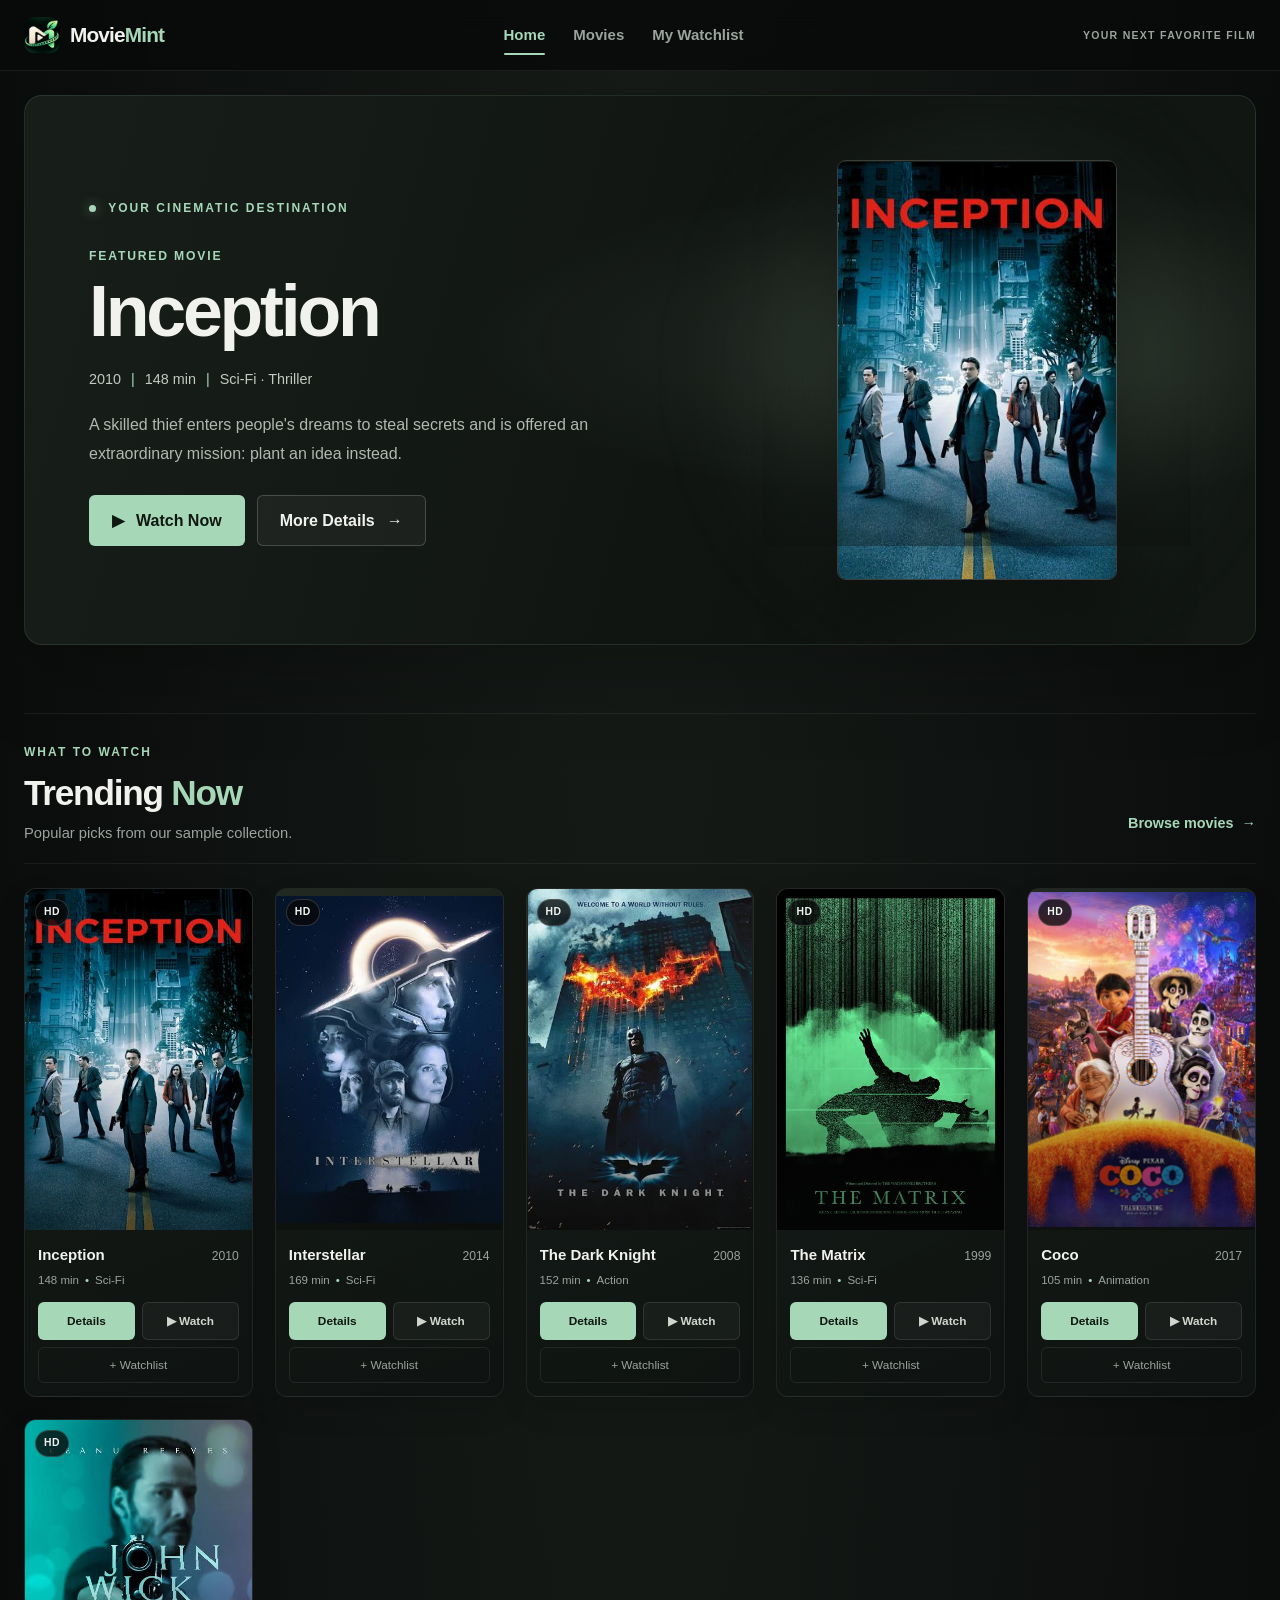
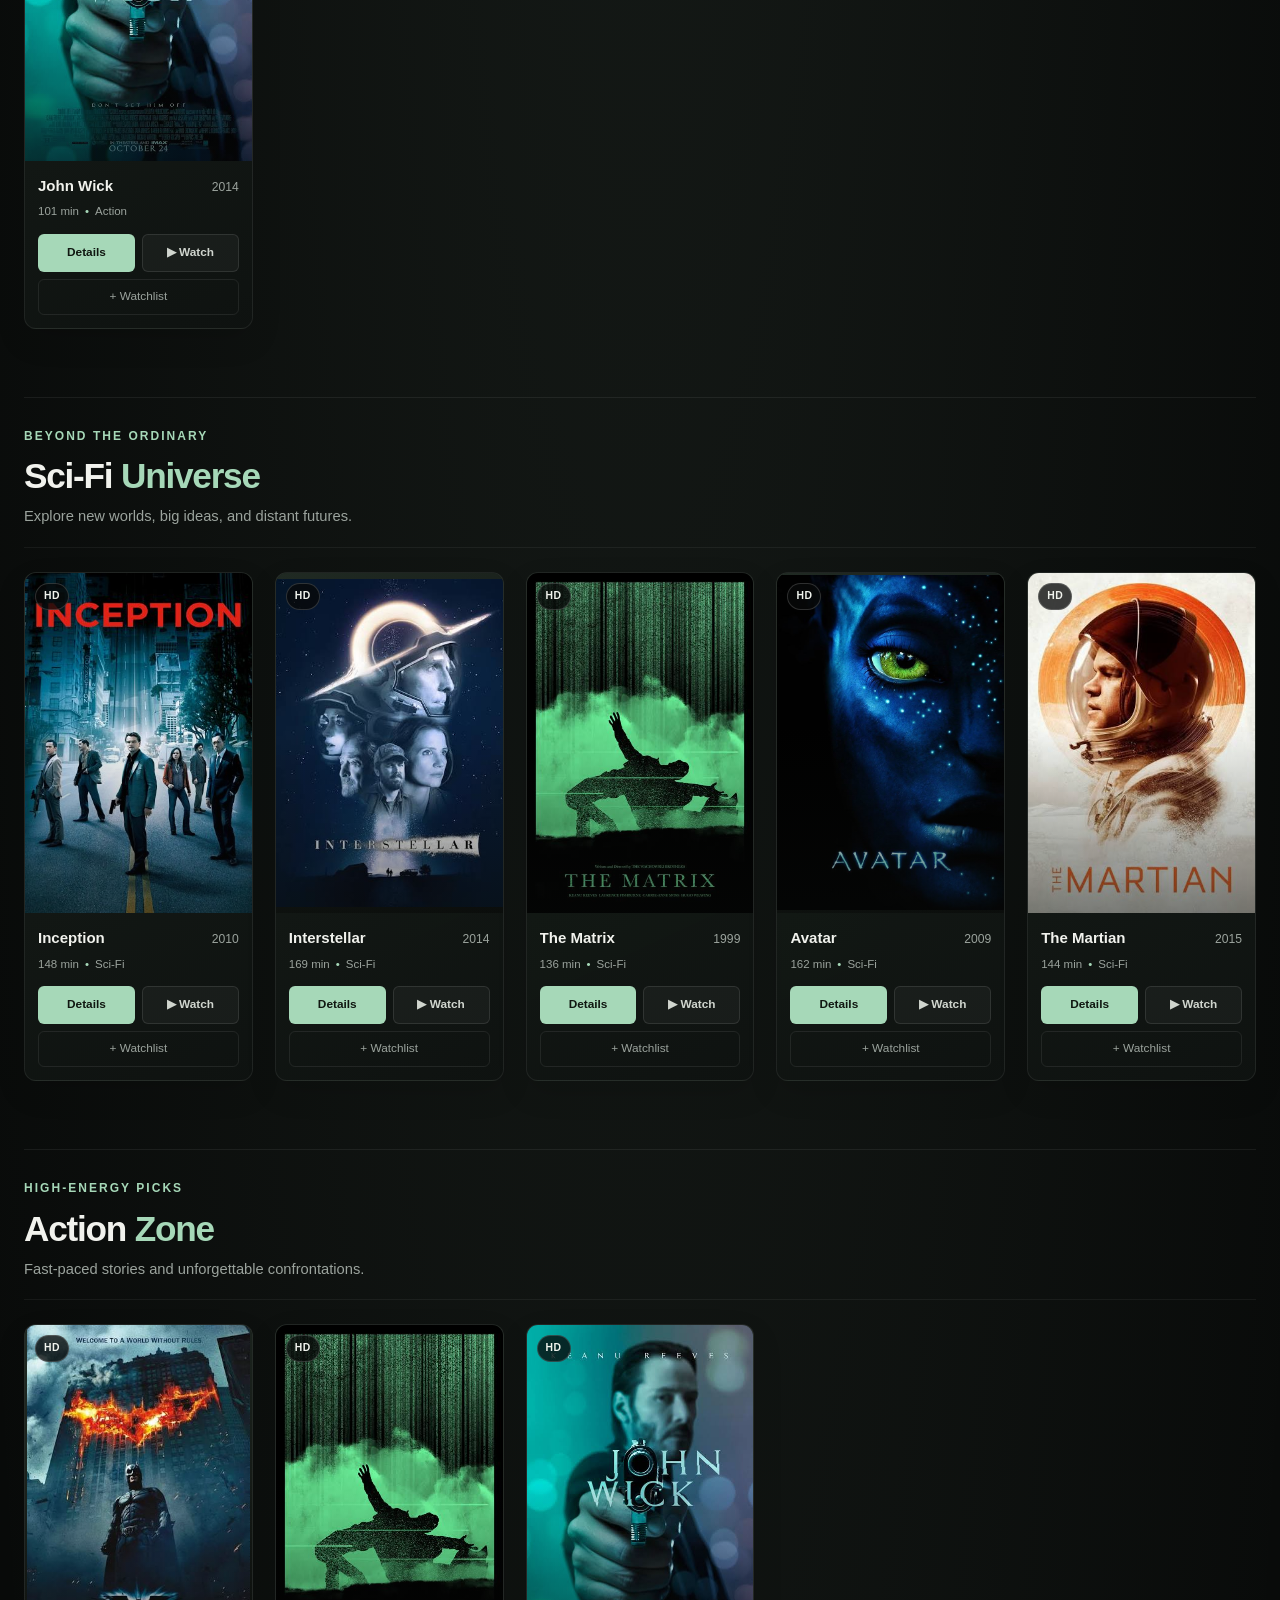
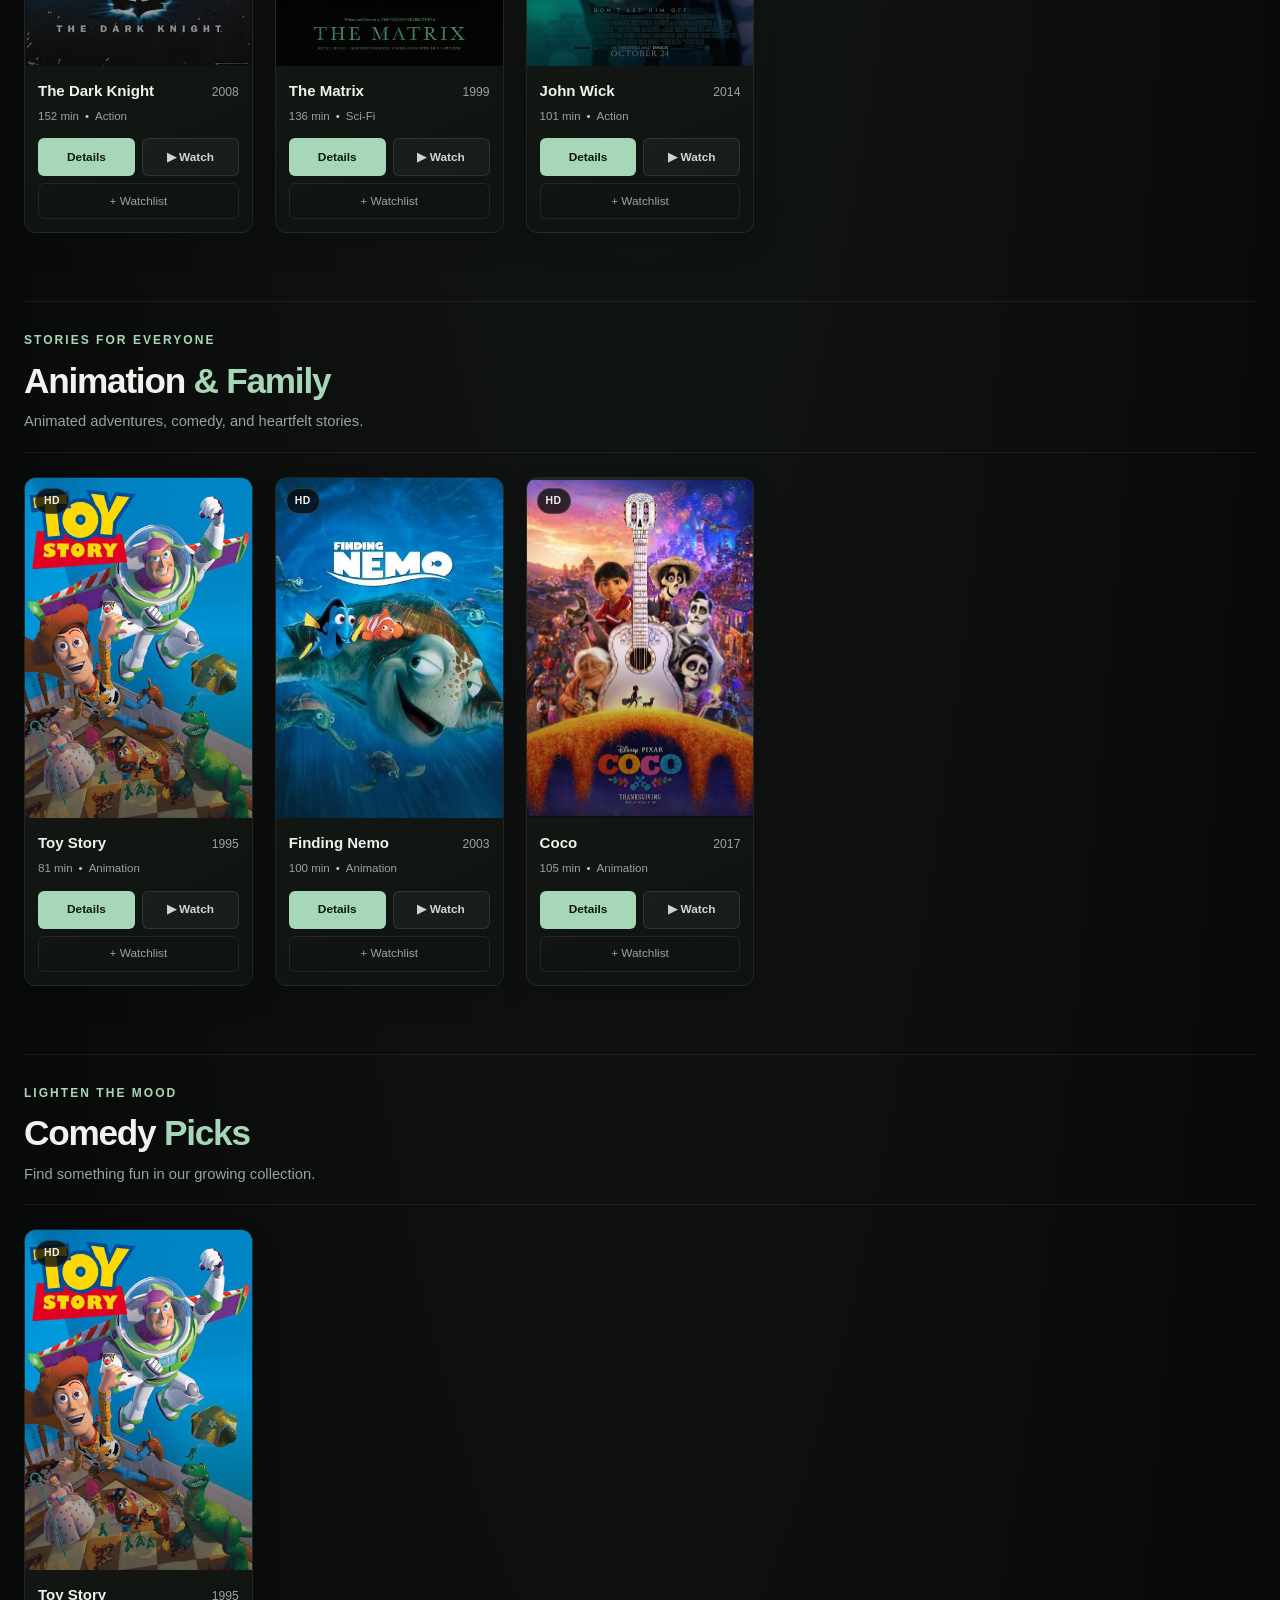
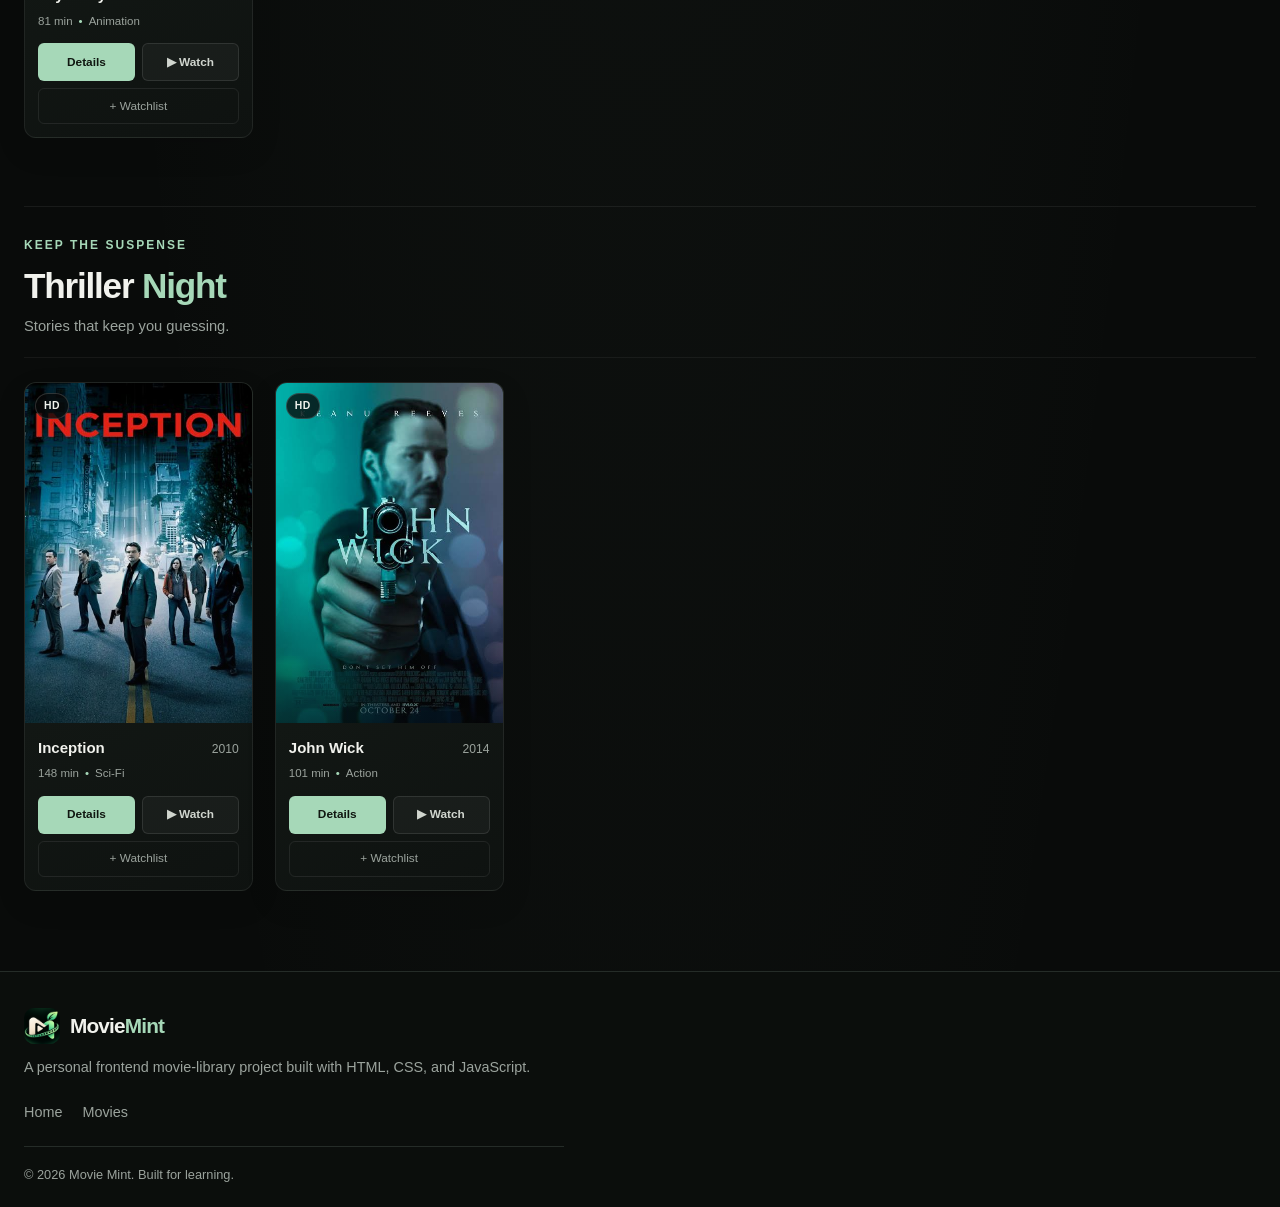
<file: index.html>
<!DOCTYPE html>
<html lang="en">
<head>
    <meta charset="UTF-8">
    <meta name="viewport" content="width=device-width, initial-scale=1.0">

    <meta name="description"
          content="Discover science fiction, action, animation, thrillers, and more with Movie Mint.">

    <meta name="theme-color" content="#0b0f0e">

    <title>Movie Mint | Discover Your Next Film</title>

    <link rel="stylesheet" href="assets/css/polish.css">
    <link rel="stylesheet" href="assets/css/storage.css">
    <link rel="stylesheet" href="assets/css/style.css">
    <link rel="stylesheet" href="assets/css/components.css">
    <link rel="stylesheet" href="assets/css/responsive.css">
    <link rel="stylesheet" href="assets/css/homepage.css">
    <!-- Shared interface -->
    <script src="assets/js/components/header.js" defer></script>
    <script src="assets/js/components/footer.js" defer></script>

    <!-- Movie data and rendering must load before main.js -->
    <script src="assets/js/data/movies.js" defer></script>
    <script src="assets/js/storage.js" defer></script>
    <script src="assets/js/components/movieCard.js" defer></script>
    <script src="assets/js/storage-ui.js" defer></script>
    <script src="assets/js/main.js" defer></script>
</head>

<body>
    <div id="site-header"></div>

    <main>
        <!-- Featured movie -->
        <section class="hero page-main" aria-labelledby="hero-title">
            <div class="hero-content">
                <span class="eyebrow">
                    <span class="live-dot" aria-hidden="true"></span>
                    YOUR CINEMATIC DESTINATION
                </span>

                <p class="hero-kicker">FEATURED MOVIE</p>

                <h1 id="hero-title">Inception</h1>

                <div class="hero-metadata">
                    <span id="hero-year">2010</span>
                    <span class="metadata-divider" aria-hidden="true">|</span>
                    <span id="hero-runtime">148 min</span>
                    <span class="metadata-divider" aria-hidden="true">|</span>
                    <span id="hero-genres">Sci-Fi · Thriller</span>
                </div>

                <p class="hero-description" id="hero-description">
                    A skilled thief enters people's dreams to steal secrets
                    and is offered an extraordinary mission: plant an idea instead.
                </p>

                <div class="hero-actions">
        
                    <button
                        class="btn btn-primary"
                        id="hero-watch-button"
                        type="button"
                    >
                        <span aria-hidden="true">▶</span>
                        Watch Now
                    </button>

                    <a class="btn btn-secondary"
                       id="hero-details-link"
                       href="movie.html?id=inception">
                        More Details
                        <span aria-hidden="true">→</span>
                    </a>
                </div>

            </div>

            <div class="hero-art" aria-hidden="true">
                <div class="hero-art-glow"></div>
                <img
                    id="hero-poster"
                    src="assets/images/posters/inception.jpg"
                    alt=""
                    data-fallback="assets/images/placeholders/poster-placeholder.svg"
                >
                <div class="hero-art-overlay"></div>
            </div>
        </section>

        <!-- Trending collection -->
        <section class="movie-section page-main"
                 aria-labelledby="trending-title">
            <div class="section-heading">
                <div>
                    <span class="eyebrow">WHAT TO WATCH</span>
                    <h2 id="trending-title">Trending <span>Now</span></h2>
                    <p>Popular picks from our sample collection.</p>
                </div>

                <a class="section-link" href="movies.html">
                    Browse movies <span aria-hidden="true">→</span>
                </a>
            </div>

            <div class="movie-grid" id="trending-movies"></div>
        </section>

        <!-- Science fiction collection -->
        <section class="movie-section page-main"
                 aria-labelledby="scifi-title">
            <div class="section-heading">
                <div>
                    <span class="eyebrow">BEYOND THE ORDINARY</span>
                    <h2 id="scifi-title">Sci-Fi <span>Universe</span></h2>
                    <p>Explore new worlds, big ideas, and distant futures.</p>
                </div>
            </div>

            <div class="movie-grid" id="scifi-movies"></div>
        </section>

        <!-- Action collection -->
        <section class="movie-section page-main"
                 aria-labelledby="action-title">
            <div class="section-heading">
                <div>
                    <span class="eyebrow">HIGH-ENERGY PICKS</span>
                    <h2 id="action-title">Action <span>Zone</span></h2>
                    <p>Fast-paced stories and unforgettable confrontations.</p>
                </div>
            </div>

            <div class="movie-grid" id="action-movies"></div>
        </section>

        <!-- Animation collection -->
        <section class="movie-section page-main"
                 aria-labelledby="animation-title">
            <div class="section-heading">
                <div>
                    <span class="eyebrow">STORIES FOR EVERYONE</span>
                    <h2 id="animation-title">Animation <span>& Family</span></h2>
                    <p>Animated adventures, comedy, and heartfelt stories.</p>
                </div>
            </div>

            <div class="movie-grid" id="animation-movies"></div>
        </section>

        <!-- Comedy collection -->
        <section class="movie-section page-main"
                 aria-labelledby="comedy-title">
            <div class="section-heading">
                <div>
                    <span class="eyebrow">LIGHTEN THE MOOD</span>
                    <h2 id="comedy-title">Comedy <span>Picks</span></h2>
                    <p>Find something fun in our growing collection.</p>
                </div>
            </div>

            <div class="movie-grid" id="comedy-movies"></div>
        </section>

        <!-- Thriller collection -->
        <section class="movie-section page-main"
                 aria-labelledby="thriller-title">
            <div class="section-heading">
                <div>
                    <span class="eyebrow">KEEP THE SUSPENSE</span>
                    <h2 id="thriller-title">Thriller <span>Night</span></h2>
                    <p>Stories that keep you guessing.</p>
                </div>
            </div>

            <div class="movie-grid" id="thriller-movies"></div>
        </section>
    </main>

    
    <section id="continue-watching-section" class="storage-section" hidden>
        <div class="section-heading">
            <div>
                <p class="eyebrow">PICK UP WHERE YOU LEFT OFF</p>
                <h2>Continue Watching</h2>
            </div>
        </div>
        <div id="continue-watching-movies" class="movie-grid"></div>
    </section>

    <section id="recently-viewed-section" class="storage-section" hidden>
        <div class="section-heading">
            <div>
                <p class="eyebrow">YOUR RECENT ACTIVITY</p>
                <h2>Recently Viewed</h2>
            </div>
        </div>
        <div id="recently-viewed-movies" class="movie-grid"></div>
    </section>


    <div id="site-footer"></div>
    
</body>

</html>
</file>
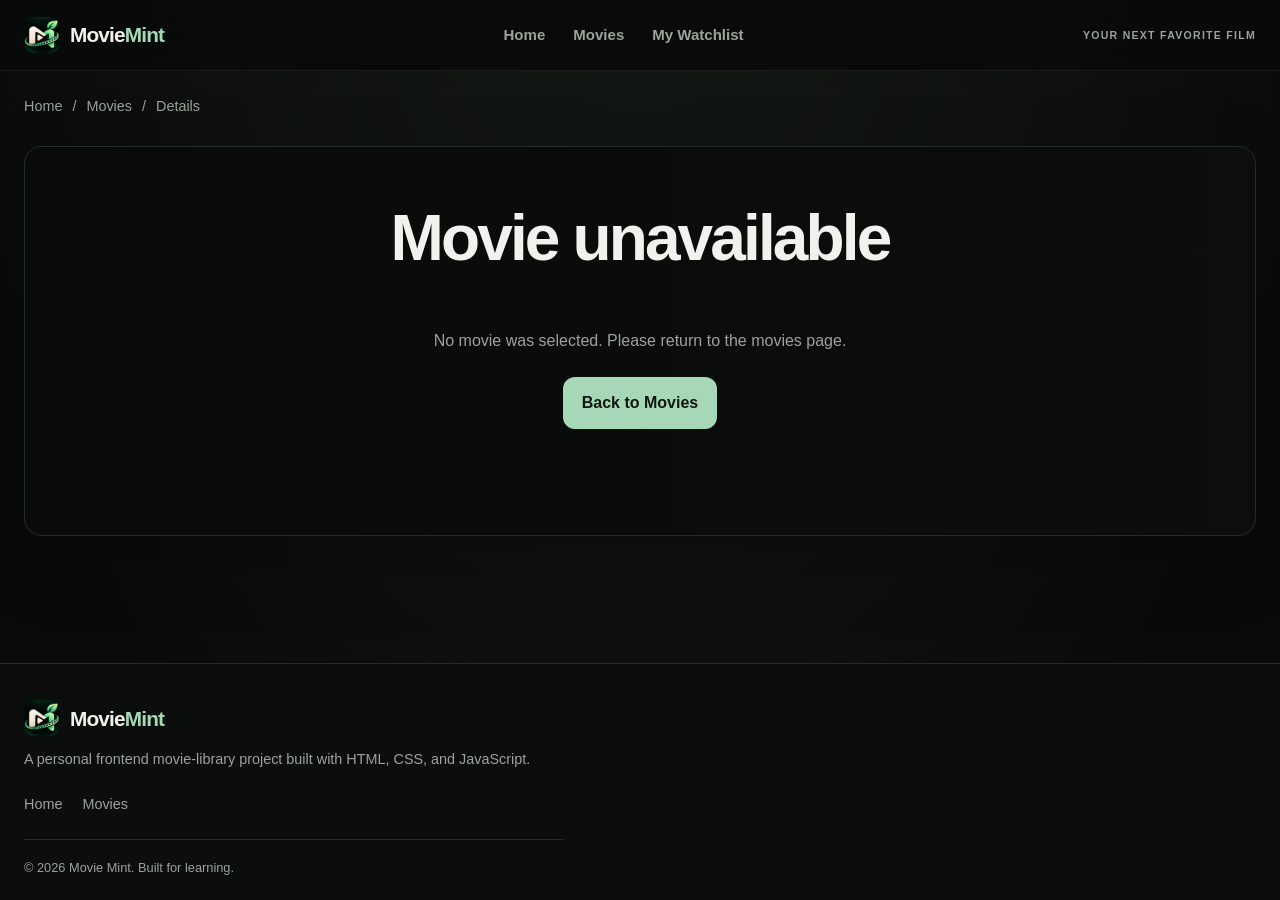
<file: movie.html>
<!DOCTYPE html>
<html lang="en">
<head>
    <meta charset="UTF-8">
    <meta name="viewport" content="width=device-width, initial-scale=1.0">
    <meta name="description" content="Explore movie details on Movie Mint.">
    <title>Movie Details | Movie Mint</title>

    <link rel="stylesheet" href="assets/css/polish.css">
    <link rel="stylesheet" href="assets/css/storage.css">
    <link rel="stylesheet" href="assets/css/style.css">
    <link rel="stylesheet" href="assets/css/components.css">
    <link rel="stylesheet" href="assets/css/responsive.css">
    <link rel="stylesheet" href="assets/css/movie-details.css">
</head>
<body>
    <header id="site-header"></header>

    <main class="page-main details-page">
        <nav class="breadcrumb" aria-label="Breadcrumb">
            <a href="index.html">Home</a>
            <span aria-hidden="true">/</span>
            <a href="movies.html">Movies</a>
            <span aria-hidden="true">/</span>
            <span id="breadcrumb-title">Details</span>
        </nav>

        <section id="movie-details" class="movie-details" aria-live="polite">
            <div class="details-loading">
                <p>Loading movie details...</p>
            </div>
        </section>

        <section id="related-section" class="related-section" hidden>
            <div class="section-heading">
                <div>
                    <p class="eyebrow">KEEP EXPLORING</p>
                    <h2>Related Movies</h2>
                </div>
                <a href="movies.html" class="text-link">Browse all movies</a>
            </div>

            <div id="related-movies" class="movie-grid"></div>
        </section>
    </main>

    <footer id="site-footer"></footer>

    
    <script src="assets/js/components/header.js" defer></script>
    <script src="assets/js/components/footer.js" defer></script>
    <script src="assets/js/data/movies.js" defer></script>
    <script src="assets/js/storage.js" defer></script>
    <script src="assets/js/components/movieCard.js" defer></script>
    <script src="assets/js/storage-ui.js" defer></script>
    <script src="assets/js/download.js" defer></script>
    <script src="assets/js/movie-details.js" defer></script>
    <script src="assets/js/main.js" defer></script>

</body>
</html>
</file>
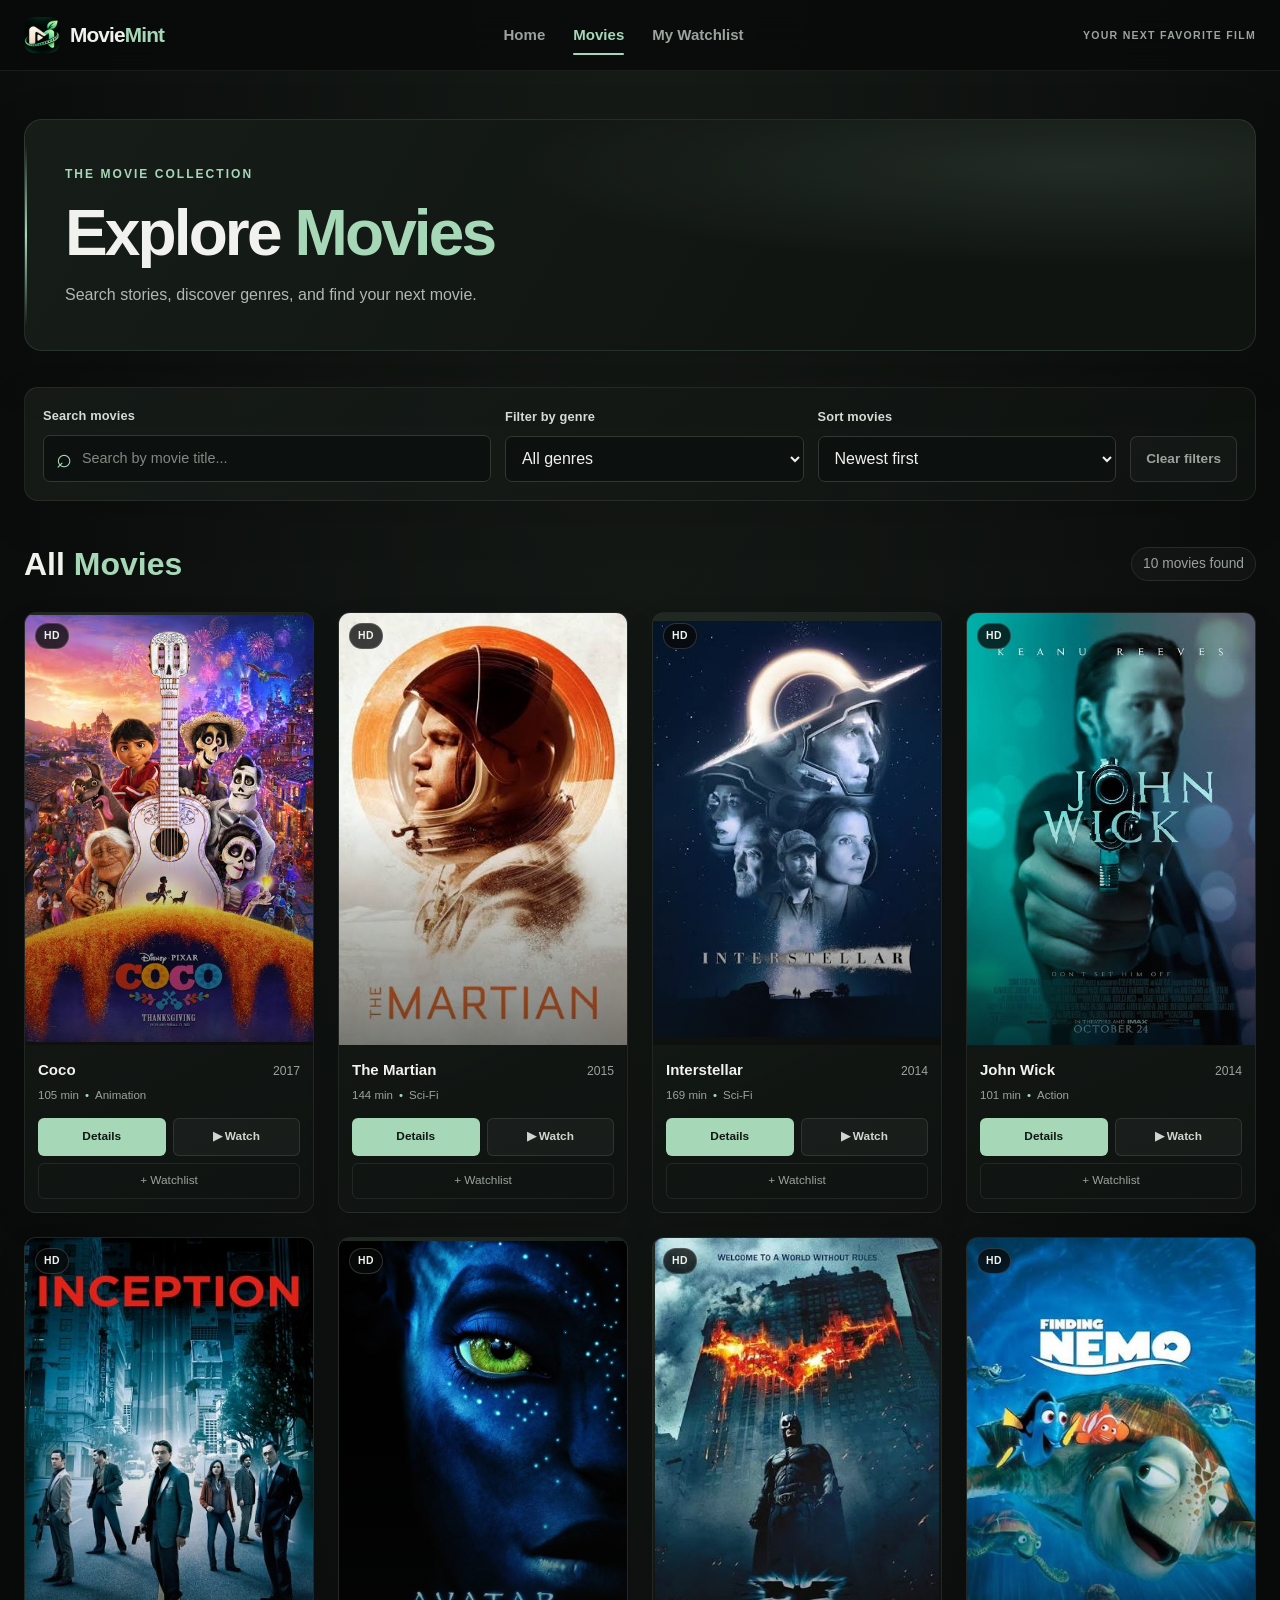
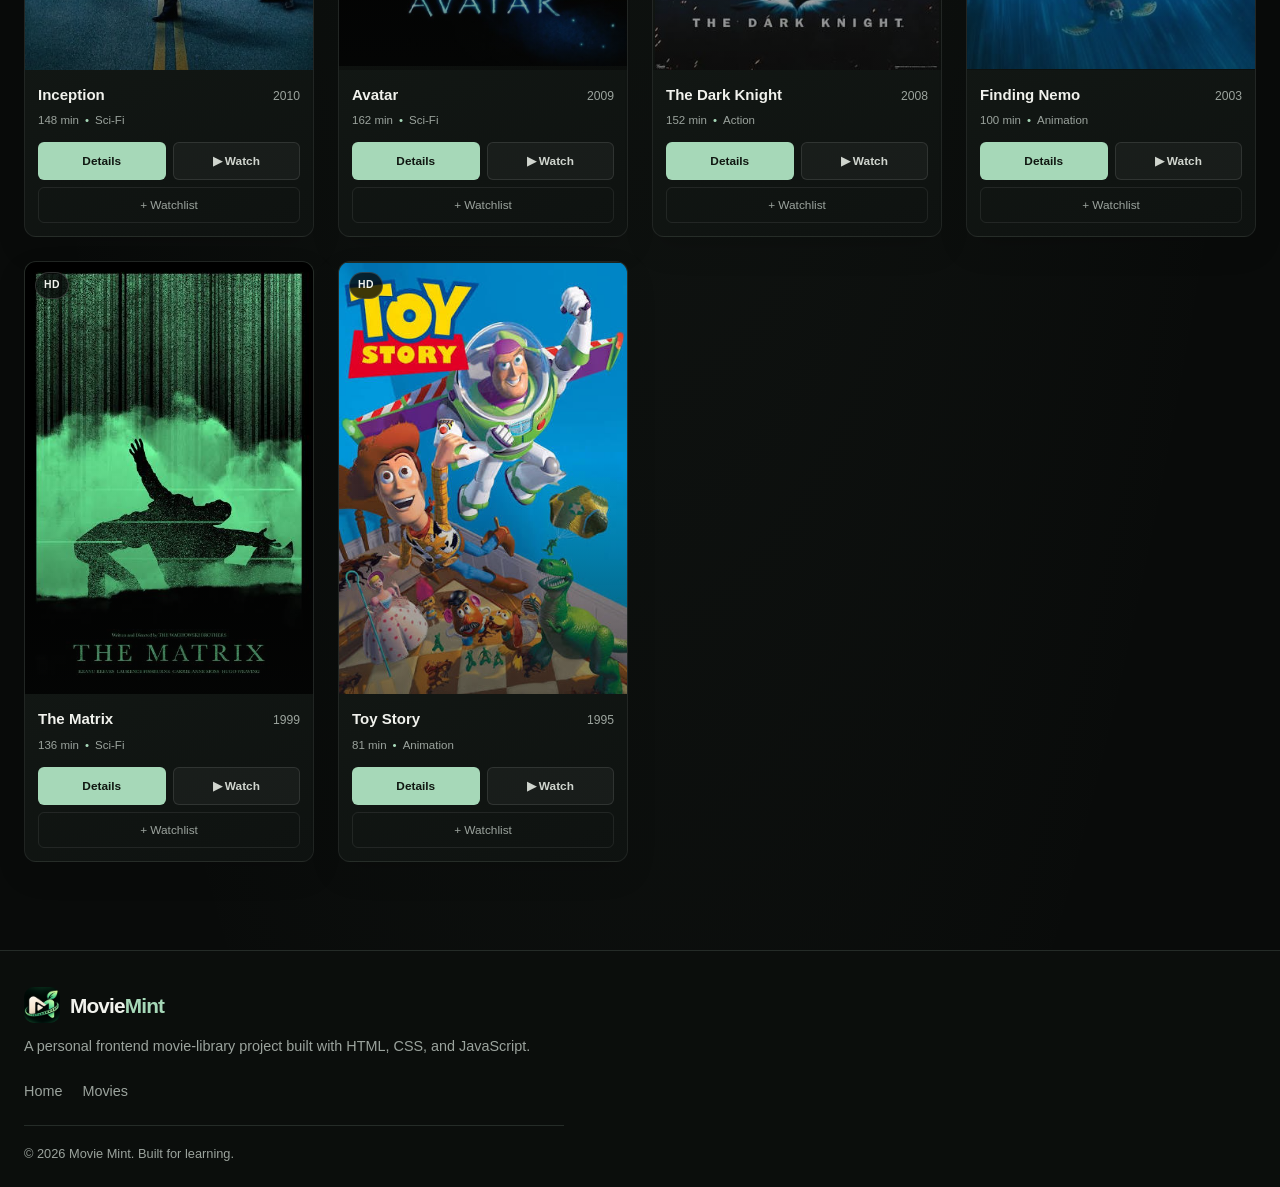
<file: movies.html>
<!DOCTYPE html>
<html lang="en">
<head>
    <meta charset="UTF-8">
    <meta name="viewport" content="width=device-width, initial-scale=1.0">

    <meta name="description"
          content="Browse and discover movies with Movie Mint. Search by title, filter by genre, and sort the collection.">

    <meta name="theme-color" content="#0b0f0e">

    <title>Browse Movies | Movie Mint</title>

    <link rel="stylesheet" href="assets/css/polish.css">
    <link rel="stylesheet" href="assets/css/storage.css">
    <link rel="stylesheet" href="assets/css/style.css">
    <link rel="stylesheet" href="assets/css/components.css">
    <link rel="stylesheet" href="assets/css/responsive.css">
    <link rel="stylesheet" href="assets/css/movies.css">

    <!-- Shared interface -->
    <script src="assets/js/components/header.js" defer></script>
    <script src="assets/js/components/footer.js" defer></script>

    <!-- Reuse Phase 2 movie data and cards -->
    <script src="assets/js/data/movies.js" defer></script>
    <script src="assets/js/components/movieCard.js" defer></script>
    <script src="assets/js/movies.js" defer></script>
    <script src="assets/js/storage.js" defer></script>
    <script src="assets/js/storage-ui.js" defer></script>
    <script src="assets/js/main.js" defer></script>
</head>

<body>
    <div id="site-header"></div>

    <main class="page-main browse-page">
        <section class="browse-intro" aria-labelledby="browse-title">
            <span class="eyebrow">THE MOVIE COLLECTION</span>

            <h1 id="browse-title">
                Explore <span>Movies</span>
            </h1>

            <p>
                Search stories, discover genres, and find your next movie.
            </p>
        </section>

        <section class="browse-controls" aria-label="Movie search and filters">
            <div class="search-field">
                <label for="movie-search">Search movies</label>

                <div class="search-input-wrap">
                    <span class="search-symbol" aria-hidden="true">⌕</span>
                    <input
                        id="movie-search"
                        type="search"
                        name="movie-search"
                        placeholder="Search by movie title..."
                        autocomplete="off"
                    >
                </div>
            </div>

            <div class="filter-field">
                <label for="genre-filter">Filter by genre</label>

                <select id="genre-filter" name="genre-filter">
                    <option value="">All genres</option>
                </select>
            </div>

            <div class="filter-field">
                <label for="sort-filter">Sort movies</label>

                <select id="sort-filter" name="sort-filter">
                    <option value="newest">Newest first</option>
                    <option value="oldest">Oldest first</option>
                    <option value="title-asc">Title: A to Z</option>
                    <option value="title-desc">Title: Z to A</option>
                </select>
            </div>

            <button
                class="clear-filters-button"
                id="clear-filters"
                type="button"
            >
                Clear filters
            </button>
        </section>

        <section class="browse-results" aria-labelledby="results-title">
            <div class="results-heading">
                <h2 id="results-title">All <span>Movies</span></h2>

                <p id="results-count" aria-live="polite">
                    Loading movies...
                </p>
            </div>

            <div
                class="movie-grid browse-movie-grid"
                id="browse-movie-grid"
                aria-live="polite"
            ></div>
        </section>
    </main>

    <div id="site-footer"></div>

    
</body>
</html>
</file>
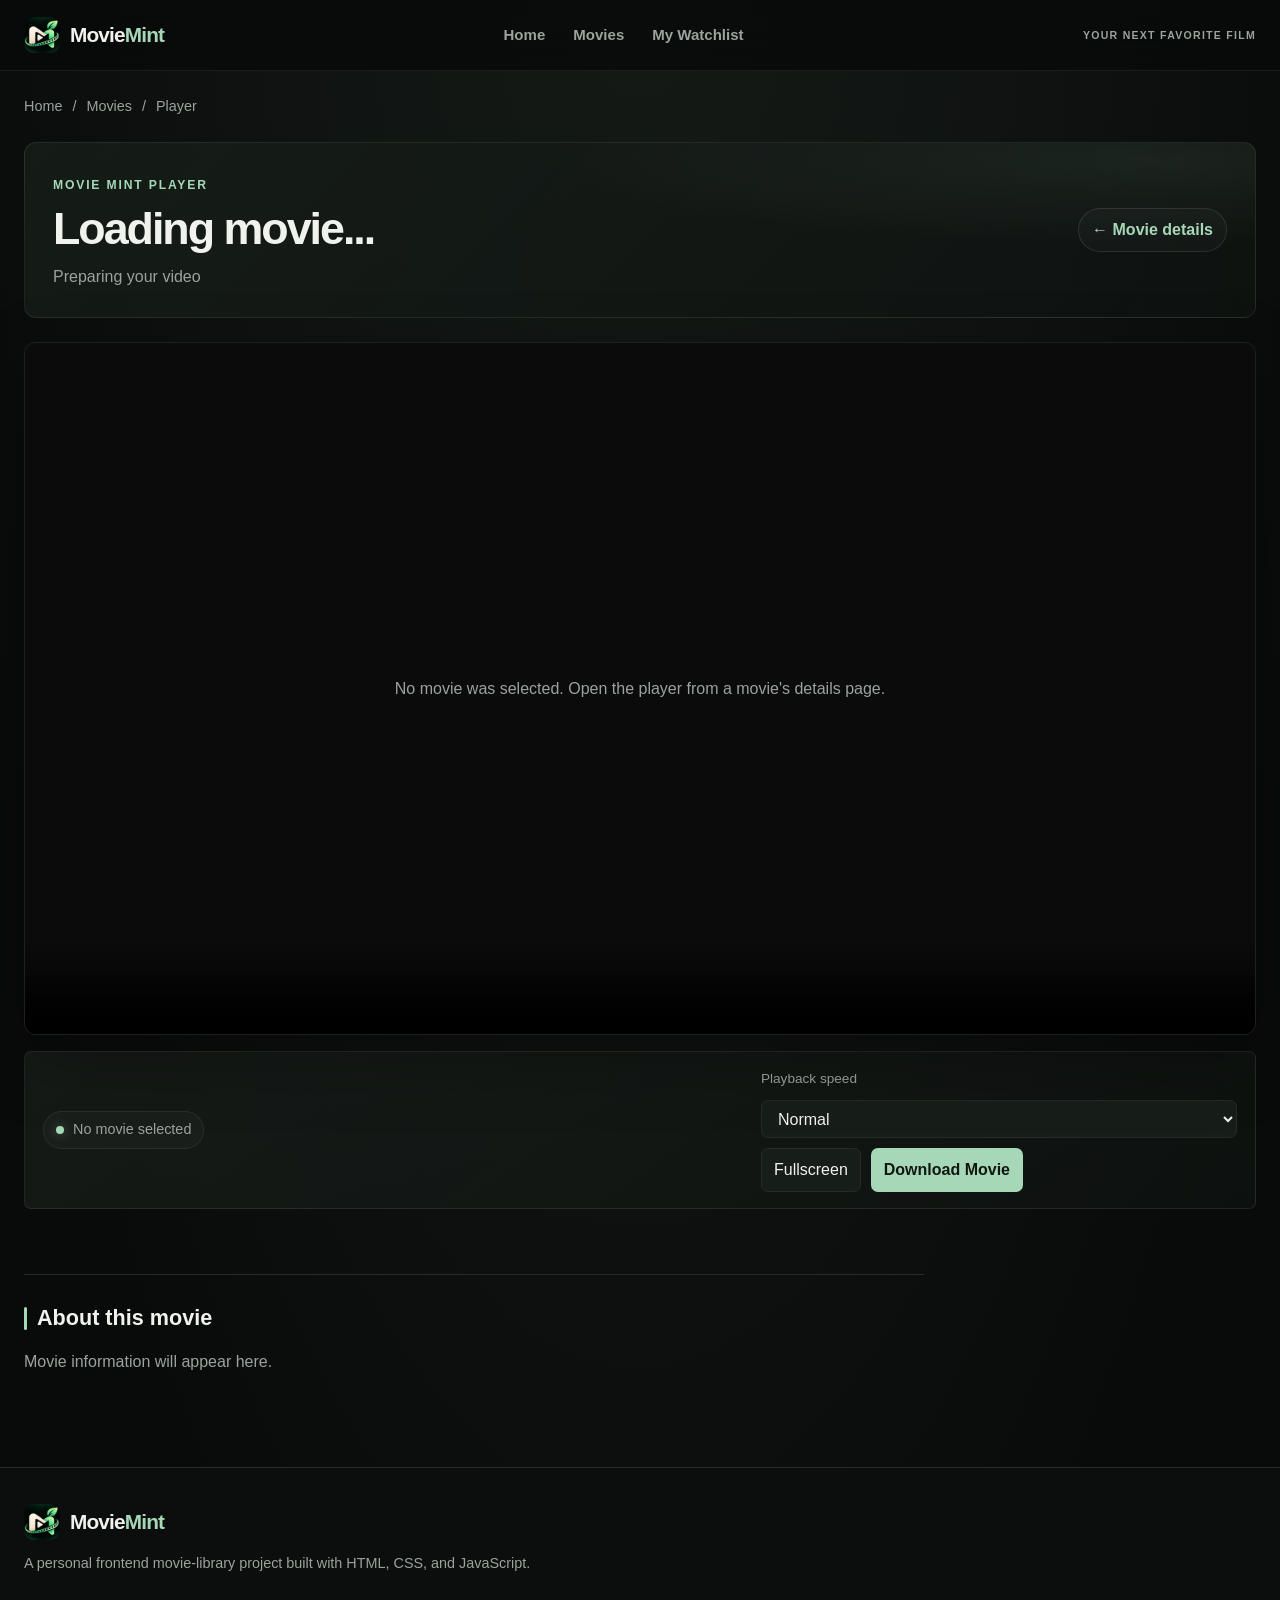
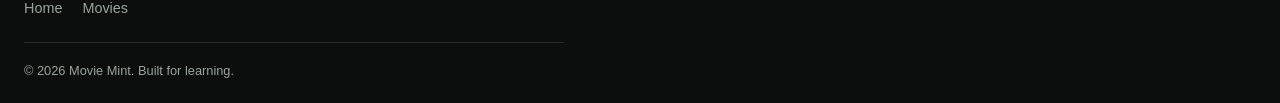
<file: player.html>
<!DOCTYPE html>
<html lang="en">
<head>
    <meta charset="UTF-8">
    <meta name="viewport" content="width=device-width, initial-scale=1.0">
    <meta name="description" content="Watch your selected movie on Movie Mint.">
    <title>Movie Player | Movie Mint</title>

    <link rel="stylesheet" href="assets/css/polish.css">
    <link rel="stylesheet" href="assets/css/storage.css">
    <link rel="stylesheet" href="assets/css/style.css">
    <link rel="stylesheet" href="assets/css/components.css">
    <link rel="stylesheet" href="assets/css/responsive.css">
    <link rel="stylesheet" href="assets/css/player.css">
</head>
<body>
    <header id="site-header"></header>

    <main class="page-main player-page">
        <nav class="player-breadcrumb" aria-label="Breadcrumb">
            <a href="index.html">Home</a>
            <span aria-hidden="true">/</span>
            <a href="movies.html">Movies</a>
            <span aria-hidden="true">/</span>
            <span id="player-breadcrumb-title">Player</span>
        </nav>

        <section class="player-heading">
            <div>
                <p class="eyebrow">MOVIE MINT PLAYER</p>
                <h1 id="player-title">Loading movie...</h1>
                <p id="player-subtitle" class="player-subtitle">
                    Preparing your video
                </p>
            </div>

            <a id="back-to-details" class="player-back-link" href="movies.html">
                ← Movie details
            </a>
        </section>

        <section class="video-shell" aria-label="Movie video player">
            <div id="player-message" class="player-message" role="status">
                <p>Loading your movie...</p>
            </div>

            <video
                id="movie-video"
                class="movie-video"
                controls
                playsinline
                preload="metadata"
                aria-label="Movie playback"
            >
                Your browser does not support HTML5 video.
            </video>
        </section>

        <section class="player-toolbar" aria-label="Additional playback controls">
            <div class="player-status">
                <span class="status-dot" aria-hidden="true"></span>
                <span id="playback-status">Waiting for video</span>
            </div>

            <div class="player-tools">
                <label for="playback-speed">Playback speed</label>
                <select id="playback-speed">
                    <option value="0.5">0.5×</option>
                    <option value="0.75">0.75×</option>
                    <option value="1" selected>Normal</option>
                    <option value="1.25">1.25×</option>
                    <option value="1.5">1.5×</option>
                    <option value="1.75">1.75×</option>
                    <option value="2">2×</option>
                </select>

                <button id="fullscreen-button" type="button">
                    Fullscreen
                </button>
                
                <button id="download-movie-button"
                        type="button"
                        data-download-current="true">
                    Download Movie
                </button>

            </div>
        </section>

        
        <p id="download-status"
        class="download-status"
        role="status"
        aria-live="polite"></p>


        <section class="player-information">
            <h2>About this movie</h2>
            <p id="player-description">
                Movie information will appear here.
            </p>
            <div id="player-genres" class="player-genres"></div>
        </section>
    </main>

    <footer id="site-footer"></footer>


    <script src="assets/js/components/header.js" defer></script>
    <script src="assets/js/components/footer.js" defer></script>
    <script src="assets/js/data/movies.js" defer></script>
    <script src="assets/js/storage.js" defer></script>
    <script src="assets/js/storage-ui.js" defer></script>
    <script src="assets/js/download.js" defer></script>
    <script src="assets/js/player.js" defer></script>
    <script src="assets/js/main.js" defer></script>

</body>
</html>
</file>
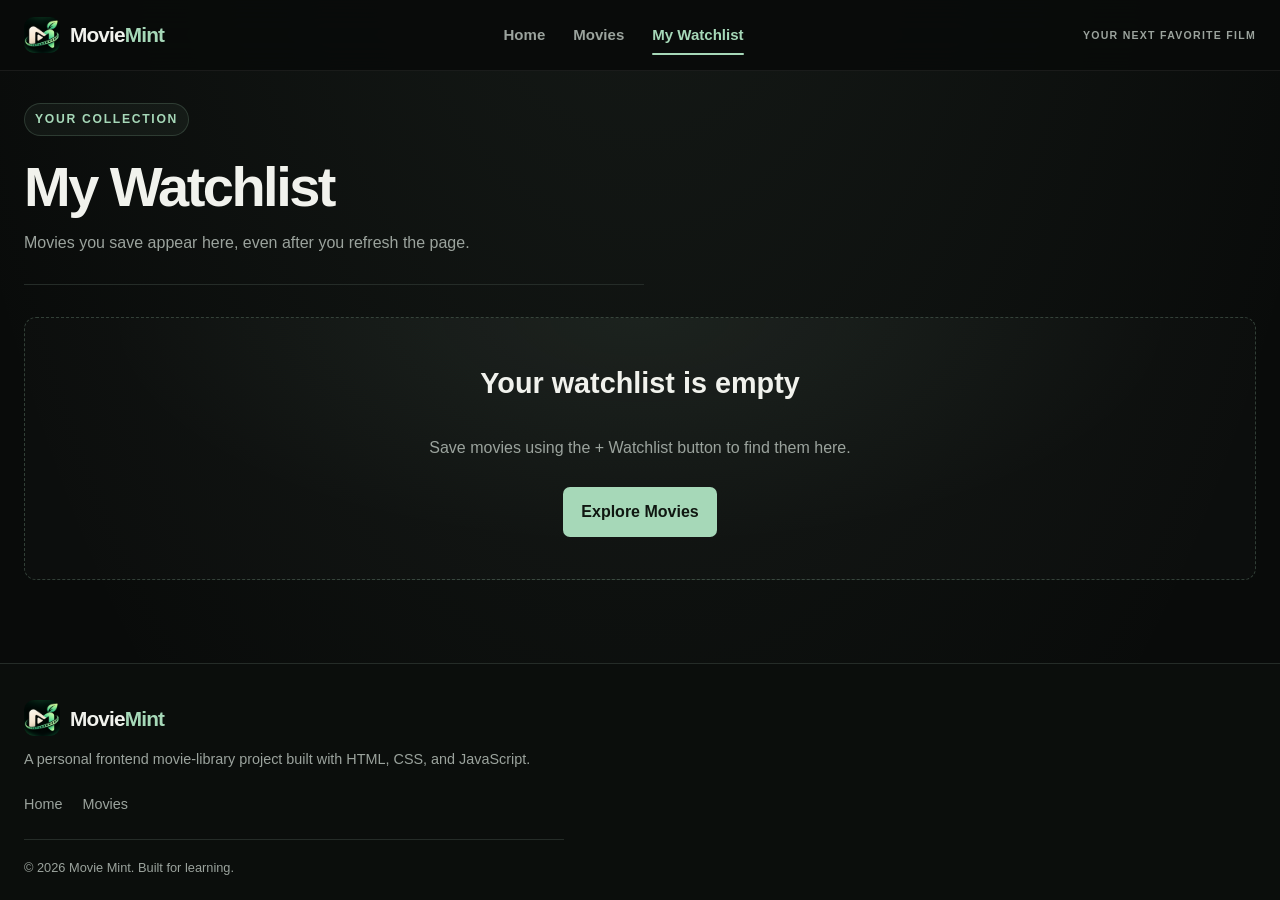
<file: watchlist.html>
<!DOCTYPE html>
<html lang="en">
<head>
    <meta charset="UTF-8">
    <meta name="viewport" content="width=device-width, initial-scale=1.0">
    <meta name="description" content="Your saved movies on Movie Mint.">
    <title>My Watchlist | Movie Mint</title>

    <link rel="stylesheet" href="assets/css/polish.css">
    <link rel="stylesheet" href="assets/css/storage.css">
    <link rel="stylesheet" href="assets/css/style.css">
    <link rel="stylesheet" href="assets/css/components.css">
    <link rel="stylesheet" href="assets/css/responsive.css">
    <link rel="stylesheet" href="assets/css/storage.css">
</head>
<body>
    <header id="site-header"></header>

    <main class="page-main storage-page">
        <p class="eyebrow">YOUR COLLECTION</p>
        <h1>My Watchlist</h1>
        <p class="storage-intro">
            Movies you save appear here, even after you refresh the page.
        </p>

        <div id="watchlist-movies" class="movie-grid"></div>
    </main>

    <footer id="site-footer"></footer>

    <script src="assets/js/components/header.js" defer></script>
    <script src="assets/js/components/footer.js" defer></script>
    <script src="assets/js/data/movies.js" defer></script>
    <script src="assets/js/components/movieCard.js" defer></script>
    <script src="assets/js/storage.js" defer></script>
    <script src="assets/js/storage-ui.js" defer></script>
    <script src="assets/js/main.js" defer></script>
</body>
</html>
</file>
<file: assets/css/polish.css>
/* ==================================================
   MOVIE MINT — RESPONSIVE POLISH
   Load this stylesheet after all other CSS files.
   ================================================== */

/* 1. Predictable sizing and overflow */
*,
*::before,
*::after {
    box-sizing: border-box;
}

html {
    scroll-behavior: smooth;
    -webkit-text-size-adjust: 100%;
}

body {
    min-width: 320px;
    margin: 0;
    overflow-wrap: break-word;
}

img,
video,
svg {
    max-width: 100%;
}

img {
    height: auto;
}

button,
input,
select,
textarea {
    max-width: 100%;
    font: inherit;
}

button,
a,
input,
select {
    -webkit-tap-highlight-color: transparent;
}

/* 2. Consistent page width */
.page-main {
    width: min(100% - 40px, 1320px);
    margin-inline: auto;
}

.page-main section {
    min-width: 0;
}

.section-heading {
    gap: 16px;
}

.section-heading h2,
.player-heading h1,
.details-info h1,
.storage-page h1 {
    overflow-wrap: anywhere;
}

/* 3. Consistent keyboard focus */
:focus-visible {
    outline: 3px solid var(--color-accent, #a6d8b8);
    outline-offset: 3px;
}

a,
button,
select {
    touch-action: manipulation;
}

button:disabled,
[aria-disabled="true"] {
    cursor: not-allowed;
}

/* 4. Movie grids */
.movie-grid {
    display: grid;
    grid-template-columns: repeat(5, minmax(0, 1fr));
    gap: clamp(12px, 2vw, 24px);
    align-items: start;
}

.movie-grid > * {
    min-width: 0;
}

.movie-card {
    min-width: 0;
    max-width: 100%;
}

.movie-card img,
.movie-poster {
    display: block;
    width: 100%;
    max-width: 100%;
    object-fit: contain;
}

.movie-card h2,
.movie-card h3,
.movie-title {
    overflow-wrap: anywhere;
}

/* 5. Buttons and inputs */
.btn,
.watchlist-toggle,
.player-tools button,
.player-tools select {
    min-height: 42px;
}

button,
.btn,
.watchlist-toggle {
    transition:
        background-color 160ms ease,
        border-color 160ms ease,
        transform 160ms ease;
}

input,
select,
textarea {
    min-width: 0;
}

input[type="search"],
input[type="text"],
select,
textarea {
    width: 100%;
}

.search-form,
.filter-controls,
.movie-filters {
    min-width: 0;
}

.filter-controls > *,
.movie-filters > * {
    min-width: 0;
}

/* 6. Header and mobile navigation
   The navigation selectors match the IDs/classes used
   by the existing Movie Mint navigation script. */
#site-header {
    position: relative;
    z-index: 20;
}

#site-header img {
    max-width: 100%;
}

#primary-navigation {
    min-width: 0;
}

#primary-navigation a {
    text-decoration: none;
}

.menu-toggle {
    min-width: 44px;
    min-height: 44px;
    align-items: center;
    justify-content: center;
    cursor: pointer;
}

/* 7. Homepage hero */
.hero,
.hero-content {
    min-width: 0;
}

.hero h1,
.hero p {
    overflow-wrap: anywhere;
}

.hero img {
    max-width: 100%;
}

/* 8. Details and player */
.details-content {
    min-width: 0;
}

.details-info,
.details-poster-wrap {
    min-width: 0;
}

.details-actions > * {
    max-width: 100%;
}

.video-shell {
    width: 100%;
}

.movie-video {
    max-width: 100%;
}

/* 9. Progress indicators and storage sections */
.continue-card,
.progress-info {
    min-width: 0;
}

.progress-track {
    width: 100%;
}

.resume-link {
    display: inline-flex;
    align-items: center;
    min-height: 40px;
}

.storage-section,
.related-section {
    min-width: 0;
}

/* 10. Tablet layout */
@media (max-width: 1100px) {
    .movie-grid {
        grid-template-columns: repeat(4, minmax(0, 1fr));
    }

    .page-main {
        width: min(100% - 32px, 1440px);
    }
}

/* 11. Small tablet and large mobile */
@media (max-width: 800px) {
    .movie-grid {
        grid-template-columns: repeat(3, minmax(0, 1fr));
        gap: 16px;
    }

    .page-main {
        width: min(100% - 28px, 1440px);
    }

    .section-heading {
        align-items: flex-start;
    }

    .details-content {
        gap: 24px;
    }

    .player-heading {
        align-items: flex-start;
    }
}

/* 12. Mobile layout */
@media (max-width: 560px) {
    .page-main {
        width: calc(100% - 28px);
        padding-top: 18px;
        padding-bottom: 40px;
    }

    .movie-grid {
        grid-template-columns: repeat(2, minmax(0, 1fr));
        gap: 14px 12px;
    }

    .section-heading {
        flex-direction: column;
        align-items: flex-start;
        gap: 10px;
    }

    .details-content {
        grid-template-columns: minmax(0, 1fr);
    }

    .details-poster-wrap {
        width: min(100%, 220px);
    }

    .details-actions {
        width: 100%;
    }

    .details-actions > * {
        width: 100%;
        justify-content: center;
    }

    .player-toolbar,
    .player-tools {
        width: 100%;
    }

    .player-tools {
        gap: 8px;
    }

    .player-tools select,
    .player-tools button {
        flex: 1 1 auto;
    }

    .movie-filters,
    .filter-controls {
        grid-template-columns: minmax(0, 1fr);
    }

    .watchlist-toggle {
        width: 100%;
        padding-inline: 6px;
        font-size: 0.78rem;
    }

    .breadcrumb,
    .player-breadcrumb {
        gap: 6px;
        font-size: 0.82rem;
    }
}

/* 13. Very narrow mobile screens */
@media (max-width: 360px) {
    .movie-grid {
        gap: 10px;
    }

    .page-main {
        width: calc(100% - 20px);
    }

    .details-info h1,
    .player-heading h1 {
        font-size: 1.7rem;
    }
}

/* 14. Motion accessibility */
@media (prefers-reduced-motion: reduce) {
    html {
        scroll-behavior: auto;
    }

    *,
    *::before,
    *::after {
        animation-duration: 0.01ms !important;
        animation-iteration-count: 1 !important;
        transition-duration: 0.01ms !important;
        scroll-behavior: auto !important;
    }
}
</file>
<file: assets/css/storage.css>
/* Movie Mint — Persistent Features */

.storage-page {
    padding-top: 32px;
    padding-bottom: 64px;
}

.storage-page > .eyebrow,
.storage-section .eyebrow {
    color: var(--color-accent, #a6d8b8);
    font-size: 0.76rem;
    font-weight: 700;
    letter-spacing: 0.14em;
}

.storage-page h1 {
    margin: 8px 0 12px;
    color: var(--color-text, #fafafa);
    font-size: clamp(2.35rem, 5vw, 3.5rem);
    line-height: 1.08;
    letter-spacing: -0.045em;
}

.storage-page > .eyebrow {
    padding: 6px 10px;
    border: 1px solid rgba(166, 216, 184, 0.18);
    border-radius: 999px;
    background: rgba(166, 216, 184, 0.055);
}

.storage-intro {
    max-width: 620px;
    margin: 0 0 32px;
    padding-bottom: 26px;
    border-bottom: 1px solid var(--color-border, #252c28);
    color: var(--color-muted, #a1a1aa);
    font-size: 1rem;
    line-height: 1.8;
}

.storage-section {
    width: min(calc(100% - 48px), var(--container-width, 1320px));
    margin: 56px auto 0;
}

.storage-section .section-heading {
    padding-bottom: 16px;
    border-bottom: 1px solid rgba(255, 255, 255, 0.06);
}

.storage-section[hidden] {
    display: none;
}

.storage-empty {
    display: flex;
    min-height: 260px;
    flex-direction: column;
    align-items: center;
    justify-content: center;
    gap: 4px;
    grid-column: 1 / -1;
    padding: 42px 24px;
    border: 1px dashed rgba(166, 216, 184, 0.24);
    border-radius: var(--radius-md, 12px);
    background:
        radial-gradient(ellipse at 50% 0, rgba(166, 216, 184, 0.06), transparent 62%),
        rgba(255, 255, 255, 0.015);
    text-align: center;
}

.storage-empty h2 {
    margin-top: 0;
    color: var(--color-text, #fafafa);
    font-size: clamp(1.35rem, 3vw, 1.8rem);
}

.storage-empty p {
    margin-bottom: 22px;
    color: var(--color-muted, #a1a1aa);
    line-height: 1.7;
}

.storage-empty .btn {
    display: inline-flex;
    align-items: center;
    justify-content: center;
    min-height: 44px;
    padding: 12px 18px;
    border: 0;
    border-radius: var(--radius-sm, 7px);
    background: var(--color-accent, #a6d8b8);
    color: #101711;
    font-weight: 700;
    text-decoration: none;
    transition: background-color var(--transition-fast, 180ms ease), transform var(--transition-fast, 180ms ease);
}

.storage-empty .btn:hover {
    background: var(--color-accent-hover, #c1e8cd);
    transform: translateY(-2px);
}

.watchlist-toggle {
    display: inline-flex;
    align-items: center;
    justify-content: center;
    min-height: 36px;
    margin-top: 8px;
    padding: 8px 12px;
    border: 1px solid var(--color-border, #3f3f46);
    border-radius: var(--radius-sm, 7px);
    background: var(--color-surface, #18181b);
    color: var(--color-text, #fafafa);
    font: inherit;
    font-size: 0.85rem;
    cursor: pointer;
    transition:
        border-color var(--transition-fast, 180ms ease),
        background-color var(--transition-fast, 180ms ease),
        transform var(--transition-fast, 180ms ease);
}

.watchlist-toggle:hover,
.watchlist-toggle[aria-pressed="true"] {
    border-color: var(--color-accent, #a6d8b8);
}

.watchlist-toggle:hover {
    background: rgba(166, 216, 184, 0.06);
}

.continue-card {
    min-width: 0;
}

.progress-info {
    margin-top: 10px;
}

.progress-track {
    height: 5px;
    overflow: hidden;
    border-radius: 999px;
    background: var(--color-border, #3f3f46);
}

.progress-track span {
    display: block;
    height: 100%;
    border-radius: inherit;
    background: var(--color-accent, #a6d8b8);
}

.progress-info p {
    margin: 8px 0;
    color: var(--color-muted, #a1a1aa);
    font-size: 0.82rem;
}

.resume-link {
    display: inline-block;
    margin-top: 4px;
    color: var(--color-accent, #a6d8b8);
    font-size: 0.9rem;
    font-weight: 600;
    text-decoration: none;
}

.resume-link:hover {
    text-decoration: underline;
}

.storage-page > .movie-grid {
    gap: clamp(14px, 2vw, 22px);
}

@media (max-width: 600px) {
    .storage-page {
        padding-top: 26px;
    }

    .storage-intro {
        margin-bottom: 26px;
        padding-bottom: 22px;
    }

    .storage-section {
        width: calc(100% - 28px);
        margin-top: 40px;
    }
}
</file>
<file: assets/css/style.css>
/* ========================================
   MOVIE MINT — BASE STYLES
   ======================================== */

:root {
    color-scheme: dark;

    --color-bg: #090b0a;
    --color-surface: #111513;
    --color-surface-light: #191f1b;
    --color-accent: #a6d8b8;
    --color-accent-hover: #c1e8cd;
    --color-text: #f1f2ed;
    --color-muted: #9ba39d;
    --color-border: #252c28;

    --font-main: Inter, "Segoe UI", Arial, sans-serif;

    --container-width: 1320px;
    --radius-sm: 7px;
    --radius-md: 12px;
    --radius-lg: 18px;

    --transition-fast: 180ms ease;
}

/* Consistent sizing across elements */
* {
    box-sizing: border-box;
}

html {
    min-width: 320px;
    scroll-behavior: smooth;
}

body {
    margin: 0;
    min-height: 100vh;
    display: flex;
    flex-direction: column;

    background:
        radial-gradient(ellipse at 50% -24rem, rgba(142, 175, 151, 0.1), transparent 46rem),
        var(--color-bg);
    color: var(--color-text);
    font-family: var(--font-main);
    font-size: 16px;
    line-height: 1.6;
}

body,
button,
input,
select {
    font-family: var(--font-main);
}

button,
a {
    -webkit-tap-highlight-color: transparent;
}

a {
    color: inherit;
    text-decoration: none;
}

button {
    color: inherit;
}

img,
video {
    max-width: 100%;
}

button,
input,
select {
    font-size: inherit;
}

button:focus-visible,
a:focus-visible,
input:focus-visible,
select:focus-visible {
    outline: 2px solid var(--color-accent);
    outline-offset: 4px;
}

::selection {
    background: var(--color-accent);
    color: var(--color-bg);
}

/* Shared content layout */
.page-main {
    width: min(calc(100% - 48px), var(--container-width));
    margin: 0 auto;
    flex: 1;
}

.eyebrow {
    display: inline-block;
    color: var(--color-accent);
    font-size: 0.75rem;
    font-weight: 700;
    letter-spacing: 0.17em;
    text-transform: uppercase;
}

h1,
h2,
p {
    margin-top: 0;
}

h1 {
    font-size: clamp(2.3rem, 5vw, 4.2rem);
    line-height: 1.12;
    letter-spacing: -0.045em;
}

h1 span {
    color: var(--color-accent);
}

p {
    color: var(--color-muted);
}

/* Welcome section — temporary Phase 1 content */
.welcome-section {
    position: relative;
    overflow: hidden;
    margin-top: 44px;
    padding: clamp(36px, 7vw, 84px);
    border: 1px solid var(--color-border);
    border-radius: var(--radius-lg);

    background:
        radial-gradient(
            ellipse at 85% 20%,
            rgba(166, 216, 184, 0.1),
            transparent 42%
        ),
        linear-gradient(135deg, #141c18, #0e1311);
}

.welcome-section h1 {
    max-width: 760px;
    margin: 20px 0;
}

.welcome-section > p {
    max-width: 600px;
    margin-bottom: 28px;
    font-size: 1.05rem;
}

.btn {
    display: inline-flex;
    justify-content: center;
    align-items: center;
    gap: 12px;
    min-height: 48px;
    padding: 12px 22px;
    border: 1px solid transparent;
    border-radius: 6px;
    font-weight: 700;
    transition:
        background var(--transition-fast),
        transform var(--transition-fast);
}

.btn-primary {
    background: var(--color-accent);
    color: #101711;
}

.btn-primary:hover {
    background: var(--color-accent-hover);
    transform: translateY(-2px);
}

.btn-secondary {
    border-color: rgba(235, 239, 232, 0.2);
    background: rgba(255, 255, 255, 0.045);
    color: var(--color-text);
}

.btn-secondary:hover {
    border-color: rgba(166, 216, 184, 0.6);
    background: rgba(166, 216, 184, 0.08);
}

.setup-note {
    max-width: 760px;
    margin: 44px auto 72px;
    text-align: center;
}

.setup-note h2 {
    font-size: clamp(1.3rem, 3vw, 1.8rem);
}

.simple-page {
    padding-top: 90px;
    padding-bottom: 100px;
}

.simple-page h1 {
    margin: 18px 0;
}

.simple-page p {
    max-width: 650px;
}

.text-link {
    display: inline-block;
    margin-top: 18px;
    color: var(--color-accent);
    font-weight: 600;
}

.text-link:hover {
    color: var(--color-accent-hover);
}

@media (prefers-reduced-motion: reduce) {
    *,
    *::before,
    *::after {
        scroll-behavior: auto !important;
        animation-duration: 0.01ms !important;
        transition-duration: 0.01ms !important;
    }
}
</file>
<file: assets/css/components.css>
/* ========================================
   SHARED COMPONENTS
   ======================================== */

.site-header {
    position: sticky;
    top: 0;
    z-index: 100;

    border-bottom: 1px solid rgba(255, 255, 255, 0.07);
    background: rgba(9, 11, 10, 0.88);
    backdrop-filter: blur(18px);
}

.nav-container {
    width: min(calc(100% - 48px), var(--container-width));
    min-height: 70px;
    margin: 0 auto;

    display: flex;
    align-items: center;
    justify-content: space-between;
    gap: 24px;
}

.brand {
    display: inline-flex;
    align-items: center;
    gap: 10px;
    flex-shrink: 0;

    color: var(--color-text);
    font-size: 1.3rem;
    font-weight: 800;
    letter-spacing: -0.04em;
}

.brand-icon {
    display: block;
    width: 36px;
    height: 36px;
    overflow: hidden;
    border-radius: 10px;
}

.brand-icon img {
    display: block;
    width: 100%;
    height: 100%;
    max-width: none;
    object-fit: cover;
    transform: scale(1.5);
}

.brand-accent {
    color: var(--color-accent);
}

.primary-navigation {
    display: flex;
    align-items: center;
    gap: 28px;
}

.nav-link {
    position: relative;
    padding: 8px 0;
    color: var(--color-muted);
    font-size: 0.94rem;
    font-weight: 600;
    transition: color var(--transition-fast);
}

.nav-link:hover,
.nav-link.active {
    color: var(--color-accent);
}

.nav-link.active::after {
    position: absolute;
    right: 0;
    bottom: 0;
    left: 0;
    height: 2px;
    border-radius: 2px;
    background: var(--color-accent);
    content: "";
}

.nav-tagline {
    color: var(--color-muted);
    font-size: 0.66rem;
    font-weight: 700;
    letter-spacing: 0.12em;
    text-align: right;
}

.menu-toggle {
    display: none;
    width: 44px;
    height: 44px;
    padding: 10px;

    border: 1px solid var(--color-border);
    border-radius: var(--radius-sm);
    background: var(--color-surface);
    cursor: pointer;
}

.menu-toggle span {
    display: block;
    width: 100%;
    height: 2px;
    margin: 4px 0;
    border-radius: 2px;
    background: var(--color-text);
}

/* Footer */
.site-footer {
    margin-top: auto;
    border-top: 1px solid var(--color-border);
    background: #0b0e0c;
}

.footer-content {
    width: min(calc(100% - 48px), var(--container-width));
    margin: 0 auto;
    padding: 36px 0 22px;
}

.footer-brand {
    margin-bottom: 12px;
}

.footer-content > p {
    max-width: 540px;
    font-size: 0.9rem;
}

.footer-links {
    display: flex;
    flex-wrap: wrap;
    gap: 20px;
    margin: 22px 0;
}

.footer-links a {
    color: var(--color-muted);
    font-size: 0.9rem;
}

.footer-links a:hover {
    color: var(--color-accent);
}

.footer-content .copyright {
    margin: 0;
    padding-top: 18px;
    border-top: 1px solid var(--color-border);
    font-size: 0.8rem;
}

/* Shared movie cards are used on every page that displays a collection. */
.movie-card {
    min-width: 0;
    overflow: hidden;
    border: 1px solid rgba(255, 255, 255, 0.07);
    border-radius: 12px;
    background: linear-gradient(155deg, rgba(24, 31, 26, 0.94), rgba(15, 19, 17, 0.96));
    box-shadow: 0 12px 30px rgba(0, 0, 0, 0.12);
    transition: transform 220ms ease, border-color 220ms ease, box-shadow 220ms ease;
}

.movie-card:hover {
    transform: translateY(-4px);
    border-color: rgba(166, 216, 184, 0.26);
    box-shadow: 0 18px 38px rgba(0, 0, 0, 0.24);
}

.movie-poster-wrap {
    position: relative;
    overflow: hidden;
    aspect-ratio: 2 / 3;
    background: linear-gradient(145deg, #202a23, #101310);
}

.movie-poster {
    display: block;
    width: 100%;
    height: 100%;
    object-fit: contain;
}

.movie-poster-wrap::after {
    position: absolute;
    inset: 45% 0 0;
    background: linear-gradient(transparent, rgba(7, 9, 8, 0.52));
    content: "";
    pointer-events: none;
}

.quality-badge {
    position: absolute;
    z-index: 2;
    top: 10px;
    left: 10px;
    padding: 4px 8px;
    border: 1px solid rgba(255, 255, 255, 0.16);
    border-radius: 999px;
    background: rgba(8, 10, 9, 0.78);
    color: #f0f3ed;
    font-size: 0.65rem;
    font-weight: 750;
    letter-spacing: 0.05em;
}

.poster-play-icon {
    position: absolute;
    right: 12px;
    bottom: 12px;
    z-index: 2;
    display: grid;
    width: 38px;
    height: 38px;
    place-items: center;
    border: 1px solid rgba(255, 255, 255, 0.28);
    border-radius: 50%;
    background: rgba(9, 11, 10, 0.88);
    color: var(--color-text);
    opacity: 0;
    transform: translateY(5px);
    transition: opacity 200ms ease, transform 200ms ease;
}

.movie-card:hover .poster-play-icon,
.movie-card:focus-within .poster-play-icon {
    opacity: 1;
    transform: translateY(0);
}

.movie-card-body {
    padding: 14px 13px 13px;
}

.movie-card-heading {
    display: flex;
    align-items: baseline;
    justify-content: space-between;
    gap: 8px;
}

.movie-title {
    min-width: 0;
    margin: 0;
    overflow: hidden;
    color: var(--color-text);
    font-size: 0.94rem;
    font-weight: 650;
    line-height: 1.4;
    text-overflow: ellipsis;
    white-space: nowrap;
}

.movie-year {
    flex-shrink: 0;
    color: var(--color-muted);
    font-size: 0.76rem;
}

.movie-genres {
    display: none;
}

.movie-card-meta {
    display: flex;
    flex-wrap: wrap;
    align-items: center;
    gap: 6px;
    margin-top: 5px;
    color: var(--color-muted);
    font-size: 0.72rem;
}

.movie-meta-dot {
    color: var(--color-accent);
}

.movie-card-actions {
    display: grid;
    grid-template-columns: repeat(2, minmax(0, 1fr));
    gap: 7px;
    margin-top: 13px;
}

.card-action {
    display: inline-flex;
    min-width: 0;
    min-height: 38px;
    align-items: center;
    justify-content: center;
    padding: 7px 9px;
    border: 1px solid transparent;
    border-radius: 6px;
    font-family: inherit;
    font-size: 0.74rem;
    font-weight: 650;
    text-align: center;
    text-decoration: none;
    transition: background-color 160ms ease, border-color 160ms ease, transform 160ms ease;
}

.card-action-primary {
    background: var(--color-accent);
    color: #101711;
}

.card-action-primary:hover {
    background: var(--color-accent-hover);
}

.card-action-secondary {
    border-color: rgba(255, 255, 255, 0.1);
    background: rgba(255, 255, 255, 0.04);
    color: #d0d5ce;
}

.card-action-secondary:hover {
    border-color: rgba(166, 216, 184, 0.35);
    background: rgba(166, 216, 184, 0.07);
}

.movie-card-actions .watchlist-toggle {
    grid-column: 1 / -1;
    min-height: 36px;
    margin: 0;
    padding: 6px 8px;
    border-color: rgba(255, 255, 255, 0.08);
    border-radius: 6px;
    background: transparent;
    color: var(--color-muted);
    font-size: 0.74rem;
}

.movie-card-actions .watchlist-toggle:hover,
.movie-card-actions .watchlist-toggle[aria-pressed="true"] {
    border-color: rgba(166, 216, 184, 0.35);
    background: rgba(166, 216, 184, 0.08);
    color: var(--color-accent);
}

.card-action:disabled {
    opacity: 0.55;
    cursor: not-allowed;
}

.collection-message {
    grid-column: 1 / -1;
    padding: 24px;
    border: 1px dashed var(--color-border);
    border-radius: var(--radius-md);
    text-align: center;
}

@media (max-width: 560px) {
    .movie-card-body {
        padding: 10px;
    }

    .movie-title {
        font-size: 0.85rem;
    }

    .movie-year {
        font-size: 0.7rem;
    }

    .movie-card-actions {
        gap: 5px;
    }

    .card-action {
        padding: 7px 5px;
        font-size: 0.7rem;
    }
}

@media (max-width: 360px) {
    .movie-card-body {
        padding: 8px;
    }

    .movie-card-heading {
        align-items: flex-start;
        flex-direction: column;
        gap: 3px;
    }

    .movie-card-meta {
        gap: 4px;
    }
}

@media (prefers-reduced-motion: reduce) {
    .movie-card,
    .movie-poster,
    .poster-play-icon,
    .card-action {
        transition: none;
    }

    .movie-card:hover,
    .movie-card:hover .movie-poster {
        transform: none;
    }
}
</file>
<file: assets/css/responsive.css>
/* ========================================
   RESPONSIVE LAYOUT
   ======================================== */

@media (max-width: 900px) {
    .nav-tagline {
        display: none;
    }

    .nav-container {
        gap: 18px;
    }
}

@media (max-width: 640px) {
    .nav-container {
        width: calc(100% - 32px);
        min-height: 68px;
        position: relative;
    }

    .brand {
        font-size: 1.15rem;
    }

    .brand-icon {
        width: 33px;
        height: 33px;
    }

    .menu-toggle {
        display: block;
        flex-shrink: 0;
    }

    .primary-navigation {
        display: none;
        position: absolute;
        top: calc(100% - 1px);
        right: 0;
        left: 0;

        flex-direction: column;
        align-items: stretch;
        gap: 4px;
        padding: 12px;

        border: 1px solid var(--color-border);
        border-radius: 0 0 var(--radius-md) var(--radius-md);
        background: var(--color-surface);
        box-shadow: 0 18px 32px rgba(0, 0, 0, 0.28);
    }

    .primary-navigation.is-open {
        display: flex;
    }

    .nav-link {
        padding: 12px;
    }

    .nav-link.active::after {
        display: none;
    }

    .page-main {
        width: calc(100% - 32px);
    }

    .welcome-section {
        margin-top: 24px;
        padding: 32px 22px;
    }

    .welcome-section > p {
        font-size: 0.98rem;
    }

    .setup-note {
        margin: 32px auto 48px;
    }

    .simple-page {
        padding-top: 64px;
        padding-bottom: 72px;
    }

    .footer-content {
        width: calc(100% - 32px);
        padding-top: 28px;
    }
}
</file>
<file: assets/css/homepage.css>
/* ========================================
   MOVIE MINT — CINEMATIC HOMEPAGE
   ======================================== */

/* ---------- Featured hero ---------- */

.hero {
    position: relative;
    isolation: isolate;
    display: grid;
    grid-template-columns: minmax(0, 1.2fr) minmax(260px, 0.8fr);
    align-items: center;
    gap: 32px;

    min-height: 470px;
    margin-top: 24px;
    padding: clamp(30px, 5vw, 64px);

    overflow: hidden;
    border: 1px solid rgba(166, 216, 184, 0.12);
    border-radius: var(--radius-lg);

    background:
        radial-gradient(ellipse at 78% 45%, rgba(128, 160, 137, 0.16), transparent 38%),
        linear-gradient(105deg, #171e19 4%, #101411 61%, #121713 100%);
    box-shadow: 0 28px 86px rgba(0, 0, 0, 0.22);
}

.hero-content {
    position: relative;
    z-index: 2;
    min-width: 0;
}

.live-dot {
    display: inline-block;
    width: 7px;
    height: 7px;
    margin-right: 7px;
    border-radius: 50%;
    background: var(--color-accent);
    box-shadow: 0 0 12px rgba(166, 216, 184, 0.5);
}

.hero-kicker {
    margin: 28px 0 8px;
    color: var(--color-accent);
    font-size: 0.76rem;
    font-weight: 800;
    letter-spacing: 0.15em;
}

.hero h1 {
    margin: 0 0 20px;
    font-size: clamp(2.7rem, 5.6vw, 5.1rem);
    line-height: 1.02;
    overflow-wrap: anywhere;
}

.hero-metadata {
    display: flex;
    flex-wrap: wrap;
    align-items: center;
    gap: 10px;

    color: #c2c9c1;
    font-size: 0.9rem;
}

.metadata-divider {
    color: var(--color-accent);
}

.hero-description {
    max-width: 570px;
    margin: 20px 0 26px;
    color: #b0b8b0;
    font-size: 1rem;
    line-height: 1.8;
}

.hero-actions {
    display: flex;
    flex-wrap: wrap;
    align-items: center;
    gap: 12px;
}

.btn-secondary {
    border-color: rgba(235, 239, 232, 0.2);
    background: rgba(255, 255, 255, 0.045);
    color: var(--color-text);
}

.btn:disabled {
    opacity: 0.48;
    cursor: not-allowed;
    transform: none;
}

.hero-note {
    margin: 16px 0 0;
    font-size: 0.76rem;
}

.hero-art {
    position: relative;
    display: flex;
    justify-content: center;
    align-items: center;
    min-width: 0;
    min-height: 340px;
}

.hero-art-glow {
    position: absolute;
    width: 90%;
    aspect-ratio: 1;
    border-radius: 50%;
    background: rgba(143, 180, 151, 0.18);
    filter: blur(64px);
}

.hero-art img {
    position: relative;
    z-index: 1;
    display: block;
    width: min(100%, 280px);
    aspect-ratio: 2 / 3;
    object-fit: contain;

    border: 1px solid rgba(255, 255, 255, 0.16);
    border-radius: 9px;
    box-shadow: 0 30px 78px rgba(0, 0, 0, 0.48);

    transition: transform 280ms ease, box-shadow 280ms ease;
}

.hero-art:hover img {
    transform: translateY(-4px);
    box-shadow: 0 36px 86px rgba(0, 0, 0, 0.58);
}

.hero-art-overlay {
    position: absolute;
    z-index: 2;
    right: 0;
    bottom: 8%;
    left: 0;
    height: 40%;
    pointer-events: none;
    background: linear-gradient(transparent, rgba(11, 15, 14, 0.35));
}

.hero-art-label {
    position: absolute;
    z-index: 3;
    right: 4%;
    bottom: 4%;
    color: #e0e9e4;
    font-size: 0.58rem;
    font-weight: 700;
    letter-spacing: 0.14em;
}

/* ---------- Collection sections ---------- */

.movie-section {
    margin-top: 68px;
    padding-top: 24px;
    border-top: 1px solid rgba(255, 255, 255, 0.065);
}

.movie-section:last-of-type {
    margin-bottom: 80px;
}

.section-heading {
    display: flex;
    align-items: end;
    justify-content: space-between;
    gap: 20px;
    margin-bottom: 24px;
    padding-bottom: 18px;
    border-bottom: 1px solid rgba(255, 255, 255, 0.055);
}

.section-heading h2 {
    margin: 8px 0;
    font-size: clamp(1.65rem, 3vw, 2.2rem);
    line-height: 1.2;
    letter-spacing: -0.035em;
}

.section-heading h2 span {
    color: var(--color-accent);
}

.section-heading p {
    margin: 0;
    font-size: 0.92rem;
}

.section-link {
    display: inline-flex;
    flex-shrink: 0;
    align-items: center;
    gap: 8px;
    padding: 10px 0;
    color: var(--color-accent);
    font-size: 0.9rem;
    font-weight: 700;
}

.section-link:hover {
    color: var(--color-accent-hover);
}

.section-link span {
    transition: transform 160ms ease;
}

.section-link:hover span {
    transform: translateX(3px);
}

/* ---------- Responsive movie grid ---------- */

.movie-grid {
    display: grid;
    grid-template-columns: repeat(5, minmax(0, 1fr));
    gap: clamp(14px, 1.8vw, 22px);
}

/* Respect reduced-motion preferences */
@media (prefers-reduced-motion: reduce) {
    .hero-art img {
        transition: none;
    }

    .hero-art:hover img {
        transform: none;
    }
}

/* ---------- Homepage tablet and mobile layouts ---------- */

@media (max-width: 1100px) {
    .movie-grid {
        grid-template-columns: repeat(4, minmax(0, 1fr));
        gap: 16px;
    }

    .hero {
        gap: 20px;
    }

    .hero-art img {
        transform: none;
    }
}

@media (max-width: 800px) {
    .hero {
        grid-template-columns: minmax(0, 1fr) minmax(170px, 0.65fr);
        min-height: 380px;
        padding: 30px;
    }

    .hero-art {
        min-height: 270px;
    }

    .hero-art img {
        width: min(100%, 220px);
    }

    .movie-grid {
        grid-template-columns: repeat(3, minmax(0, 1fr));
    }

    .movie-section {
        margin-top: 56px;
        padding-top: 20px;
    }
}

@media (max-width: 560px) {
    .hero {
        grid-template-columns: minmax(0, 1fr);
        gap: 12px;
        margin-top: 18px;
        padding: 26px 20px;
    }

    .hero-content {
        order: 1;
    }

    .hero-art {
        order: 0;
        min-height: 220px;
    }

    .hero-art img {
        width: 150px;
        max-height: 225px;
    }

    .hero-art-label {
        right: 5%;
        bottom: 2%;
    }

    .hero-kicker {
        margin-top: 14px;
    }

    .hero h1 {
        font-size: clamp(2.4rem, 11vw, 3.5rem);
    }

    .hero-description {
        font-size: 0.92rem;
        line-height: 1.7;
    }

    .hero-actions {
        align-items: stretch;
    }

    .hero-actions .btn {
        flex: 1;
        padding: 11px 12px;
        font-size: 0.86rem;
    }

    .movie-grid {
        grid-template-columns: repeat(2, minmax(0, 1fr));
        gap: 12px;
    }

    .section-heading {
        align-items: flex-start;
    }

    .section-heading p {
        font-size: 0.82rem;
    }

    .section-link {
        font-size: 0.78rem;
    }

    .movie-section {
        margin-top: 44px;
        padding-top: 16px;
    }
}

@media (max-width: 360px) {
    .movie-grid {
        gap: 8px;
    }

}
</file>
<file: assets/css/movie-details.css>
/* Movie Mint — Movie Details Page */

.details-page {
    padding-top: 24px;
    padding-bottom: 64px;
}

.breadcrumb {
    display: flex;
    flex-wrap: wrap;
    align-items: center;
    gap: 10px;
    margin-bottom: 28px;
    color: var(--color-muted, #a1a1aa);
    font-size: 0.9rem;
}

.breadcrumb a {
    color: inherit;
    text-decoration: none;
}

.breadcrumb a:hover {
    color: var(--color-accent, #a6d8b8);
}

.movie-details {
    position: relative;
    isolation: isolate;
    overflow: hidden;
    min-height: 390px;
    border: 1px solid rgba(255, 255, 255, 0.09);
    border-radius: var(--radius-lg, 18px);
    background: var(--color-surface, #111513);
}

.details-backdrop {
    position: absolute;
    z-index: -2;
    inset: 0;
    background-image: var(--movie-backdrop, none);
    background-position: center;
    background-size: cover;
    opacity: 0.28;
    filter: blur(2px);
    transform: scale(1.03);
}

.movie-details::before {
    position: absolute;
    z-index: -1;
    inset: 0;
    background: linear-gradient(
        90deg,
        rgba(9, 11, 10, 0.98) 0%,
        rgba(9, 11, 10, 0.88) 48%,
        rgba(9, 11, 10, 0.65) 100%
    );
    content: "";
}

.details-content {
    display: grid;
    grid-template-columns: minmax(190px, 280px) minmax(0, 1fr);
    align-items: center;
    gap: clamp(24px, 5vw, 56px);
    padding: clamp(24px, 5vw, 56px);
}

.details-poster-wrap {
    width: 100%;
    max-width: 280px;
    margin-inline: auto;
}

.details-poster {
    display: block;
    width: 100%;
    aspect-ratio: 2 / 3;
    object-fit: contain;
    border: 1px solid rgba(255, 255, 255, 0.16);
    border-radius: 9px;
    background: var(--color-surface, #18181b);
    box-shadow: 0 20px 55px rgba(0, 0, 0, 0.38);
}

.details-info {
    min-width: 0;
}

.details-info .eyebrow {
    margin: 0 0 12px;
    color: var(--color-accent, #a6d8b8);
    font-size: 0.78rem;
    font-weight: 700;
    letter-spacing: 0.16em;
}

.details-info h1 {
    margin: 0;
    color: var(--color-text, #fafafa);
    font-size: clamp(2rem, 5vw, 3.6rem);
    line-height: 1.08;
    overflow-wrap: anywhere;
}

.details-meta {
    display: flex;
    flex-wrap: wrap;
    align-items: center;
    gap: 10px;
    margin-top: 18px;
    color: var(--color-muted, #a1a1aa);
}

.details-genres {
    display: flex;
    flex-wrap: wrap;
    gap: 8px;
    margin-top: 20px;
}

.genre-chip {
    display: inline-flex;
    align-items: center;
    padding: 7px 12px;
    border: 1px solid var(--color-border, #3f3f46);
    border-radius: 999px;
    background: rgba(17, 21, 19, 0.78);
    color: var(--color-text, #fafafa);
    font-size: 0.82rem;
}

.description-heading {
    margin: 28px 0 10px;
    color: var(--color-text, #fafafa);
    font-size: 1.1rem;
}

.movie-description {
    max-width: 720px;
    margin: 0;
    color: var(--color-muted, #d4d4d8);
    font-size: 1rem;
    line-height: 1.8;
    overflow-wrap: anywhere;
}

.details-actions {
    display: flex;
    flex-wrap: wrap;
    gap: 12px;
    margin-top: 28px;
}

.details-actions .btn {
    display: inline-flex;
    min-height: 46px;
    align-items: center;
    justify-content: center;
    gap: 9px;
    padding: 12px 20px;
    border: 1px solid transparent;
    border-radius: 6px;
    font: inherit;
    font-weight: 700;
    text-decoration: none;
    cursor: pointer;
    transition: transform 160ms ease, background 160ms ease;
}

.details-actions .btn:hover:not(:disabled) {
    transform: translateY(-2px);
}

.details-actions .btn-primary {
    background: var(--color-accent, #a6d8b8);
    color: #101711;
}

.details-actions .btn-primary:hover {
    background: var(--color-accent-hover, #c1e8cd);
}

.details-actions .btn-secondary {
    border-color: var(--color-border, #3f3f46);
    background: rgba(17, 21, 19, 0.82);
    color: var(--color-text, #fafafa);
}

.details-actions .btn:disabled {
    opacity: 0.5;
    cursor: not-allowed;
}

.details-note {
    max-width: 600px;
    margin: 16px 0 0;
    color: var(--color-muted, #a1a1aa);
    font-size: 0.82rem;
    line-height: 1.6;
}

.related-section {
    margin-top: 56px;
}

.related-section[hidden] {
    display: none;
}

.section-heading {
    display: flex;
    flex-wrap: wrap;
    align-items: end;
    justify-content: space-between;
    gap: 16px;
    margin-bottom: 22px;
}

.section-heading .eyebrow {
    margin: 0 0 8px;
    color: var(--color-accent, #a6d8b8);
    font-size: 0.76rem;
    font-weight: 700;
    letter-spacing: 0.14em;
}

.section-heading h2 {
    margin: 0;
    color: var(--color-text, #fafafa);
    font-size: clamp(1.5rem, 3vw, 2rem);
}

.text-link {
    color: var(--color-accent, #a6d8b8);
    text-decoration: none;
    font-weight: 600;
}

.text-link:hover {
    text-decoration: underline;
}

.details-loading,
.details-error {
    padding: 56px 24px;
    text-align: center;
}

.details-error h1 {
    margin-top: 0;
    color: var(--color-text, #fafafa);
}

.details-error p {
    margin-bottom: 24px;
    color: var(--color-muted, #a1a1aa);
}

.details-error .btn {
    display: inline-flex;
    padding: 12px 18px;
    border-radius: var(--radius-md, 10px);
    background: var(--color-accent, #a6d8b8);
    color: #101711;
    text-decoration: none;
}

@media (max-width: 700px) {
    .details-page {
        padding-top: 16px;
    }

    .details-content {
        grid-template-columns: minmax(0, 1fr);
        gap: 28px;
        padding: 24px 18px 30px;
    }

    .details-poster-wrap {
        max-width: 210px;
    }

    .movie-details::before {
        background: rgba(10, 10, 15, 0.88);
    }

    .details-info h1 {
        font-size: 2rem;
    }

    .details-actions {
        flex-direction: column;
    }

    .details-actions .btn {
        width: 100%;
    }

    .related-section {
        margin-top: 40px;
    }
}

@media (prefers-reduced-motion: reduce) {
    .details-actions .btn {
        transition: none;
    }
}

/* Download status feedback */
.download-status {
    min-height: 1.4em;
    margin: 10px 0 0;
    color: var(--color-muted, #a1a1aa);
    font-size: 0.88rem;
    line-height: 1.6;
    overflow-wrap: anywhere;
}

.details-actions .btn-secondary {
    border: 1px solid var(--color-border, #3f3f46);
    background: var(--color-surface, #18181b);
    color: var(--color-text, #fafafa);
}

.details-actions .btn-secondary:hover {
    border-color: var(--color-accent, #a6d8b8);
}

.movie-details {
    border-color: rgba(166, 216, 184, 0.12);
    box-shadow: 0 24px 80px rgba(0, 0, 0, 0.2);
}

.details-poster {
    border-radius: 10px;
    box-shadow: 0 22px 58px rgba(0, 0, 0, 0.48);
}

.details-info h1 {
    letter-spacing: -0.045em;
}

.details-meta {
    gap: 8px;
}

.details-meta span:not([aria-hidden="true"]) {
    padding: 5px 10px;
    border: 1px solid rgba(255, 255, 255, 0.1);
    border-radius: 999px;
    background: rgba(8, 11, 9, 0.46);
    color: #d3dbd3;
    font-size: 0.84rem;
}

.details-meta span[aria-hidden="true"] {
    color: var(--color-accent, #a6d8b8);
}

.genre-chip {
    border-color: rgba(166, 216, 184, 0.2);
    background: rgba(13, 17, 15, 0.76);
}

.description-heading {
    display: flex;
    align-items: center;
    gap: 10px;
}

.description-heading::before {
    width: 3px;
    height: 1.1em;
    border-radius: 2px;
    background: var(--color-accent, #a6d8b8);
    content: "";
}

.details-actions .btn {
    border-radius: var(--radius-sm, 7px);
}

.details-note {
    padding-left: 12px;
    border-left: 1px solid rgba(166, 216, 184, 0.28);
}

.details-loading,
.details-error {
    color: var(--color-muted, #a1a1aa);
}
</file>
<file: assets/css/movies.css>
/* ========================================
   MOVIE MINT — MOVIES BROWSING PAGE
   ======================================== */

.browse-page {
    padding-top: 48px;
    padding-bottom: 88px;
}

.browse-intro {
    margin-bottom: 36px;
}

.browse-intro h1 {
    margin: 12px 0;
    font-size: clamp(2.4rem, 5vw, 4rem);
}

.browse-intro p {
    max-width: 620px;
    margin-bottom: 0;
    font-size: 1rem;
}

/* ---------- Search and filter panel ---------- */

.browse-controls {
    display: grid;
    grid-template-columns: minmax(200px, 1.5fr)
                           minmax(150px, 1fr)
                           minmax(160px, 1fr)
                           auto;
    align-items: end;
    gap: 14px;

    margin-bottom: 38px;
    padding: 18px;

    border: 1px solid rgba(255, 255, 255, 0.075);
    border-radius: 12px;
    background: rgba(255, 255, 255, 0.025);
}

.search-field,
.filter-field {
    display: flex;
    flex-direction: column;
    min-width: 0;
    gap: 8px;
}

.search-field label,
.filter-field label {
    color: #c8cec7;
    font-size: 0.8rem;
    font-weight: 700;
}

.search-input-wrap {
    display: flex;
    align-items: center;
    gap: 10px;
    min-width: 0;
    min-height: 46px;
    padding: 0 12px;

    border: 1px solid #303832;
    border-radius: 6px;
    background: #0d100e;

    transition: border-color 180ms ease;
}

.search-input-wrap:focus-within {
    border-color: var(--color-accent);
}

.search-symbol {
    flex-shrink: 0;
    color: var(--color-accent);
    font-size: 1.7rem;
    line-height: 1;
}

.search-input-wrap input {
    width: 100%;
    min-width: 0;
    padding: 11px 0;

    border: none;
    outline: none;
    background: transparent;
    color: var(--color-text);
    font-size: 0.9rem;
}

.search-input-wrap input::placeholder {
    color: #818a82;
}

.search-input-wrap input:focus-visible {
    outline: none;
}

.filter-field select {
    width: 100%;
    min-height: 46px;
    padding: 0 12px;

    border: 1px solid #303832;
    border-radius: 6px;
    background: #0d100e;
    color: var(--color-text);

    cursor: pointer;
}

.filter-field select:focus-visible {
    outline: 2px solid var(--color-accent);
    outline-offset: 2px;
}

.clear-filters-button {
    min-height: 46px;
    padding: 0 15px;

    border: 1px solid #303832;
    border-radius: 6px;
    background: transparent;
    color: var(--color-muted);

    font-size: 0.85rem;
    font-weight: 700;
    white-space: nowrap;
    cursor: pointer;

    transition:
        border-color 180ms ease,
        color 180ms ease,
        background 180ms ease;
}

.clear-filters-button:hover {
    border-color: var(--color-accent);
    background: rgba(166, 216, 184, 0.07);
    color: var(--color-accent);
}

/* ---------- Results header ---------- */

.browse-results {
    min-width: 0;
}

.results-heading {
    display: flex;
    align-items: center;
    justify-content: space-between;
    gap: 16px;
    margin-bottom: 22px;
}

.results-heading h2 {
    margin: 0;
    font-size: clamp(1.5rem, 3vw, 2rem);
}

.results-heading h2 span {
    color: var(--color-accent);
}

.results-heading p {
    flex-shrink: 0;
    margin: 0;
    font-size: 0.86rem;
}

/* Use the existing shared movie-card component styles. */
.browse-movie-grid {
    grid-template-columns: repeat(4, minmax(0, 1fr));
}

/* ---------- Empty search results ---------- */

.movie-empty-state {
    grid-column: 1 / -1;
    display: flex;
    flex-direction: column;
    align-items: center;
    justify-content: center;

    min-height: 300px;
    padding: 35px 20px;

    border: 1px dashed #303832;
    border-radius: 12px;
    background: rgba(255, 255, 255, 0.02);
    text-align: center;
}

.movie-empty-state h3 {
    margin: 0 0 10px;
    font-size: 1.5rem;
}

.movie-empty-state p {
    max-width: 400px;
    margin-bottom: 22px;
}

.movie-empty-state .btn {
    cursor: pointer;
}

/* ---------- Tablet ---------- */

@media (max-width: 1000px) {
    .browse-controls {
        grid-template-columns: repeat(2, minmax(0, 1fr));
    }

    .browse-movie-grid {
        grid-template-columns: repeat(3, minmax(0, 1fr));
    }

    .clear-filters-button {
        align-self: end;
    }
}

/* ---------- Mobile ---------- */

@media (max-width: 600px) {
    .browse-page {
        padding-top: 36px;
        padding-bottom: 60px;
    }

    .browse-intro {
        margin-bottom: 26px;
    }

    .browse-intro p {
        font-size: 0.92rem;
    }

    .browse-controls {
        grid-template-columns: minmax(0, 1fr);
        gap: 14px;
        padding: 15px;
        margin-bottom: 30px;
    }

    .clear-filters-button {
        width: 100%;
    }

    .browse-movie-grid {
        grid-template-columns: repeat(2, minmax(0, 1fr));
        gap: 12px;
    }

    .results-heading {
        align-items: flex-start;
        flex-direction: column;
        gap: 6px;
    }

    .results-heading p {
        font-size: 0.8rem;
    }

    .movie-empty-state {
        min-height: 250px;
        padding: 24px 15px;
    }
}

@media (max-width: 360px) {
    .browse-movie-grid {
        gap: 8px;
    }
}

/* Collection intro */
.browse-intro {
    position: relative;
    isolation: isolate;
    overflow: hidden;
    padding: clamp(24px, 4vw, 40px);
    border: 1px solid rgba(166, 216, 184, 0.12);
    border-radius: var(--radius-lg, 18px);
    background:
        radial-gradient(ellipse at 86% 20%, rgba(166, 216, 184, 0.12), transparent 38%),
        linear-gradient(120deg, #161d18, #101411 72%);
    box-shadow: 0 20px 58px rgba(0, 0, 0, 0.15);
}

.browse-intro::after {
    position: absolute;
    top: 24px;
    bottom: 24px;
    left: 0;
    width: 2px;
    border-radius: 2px;
    background: linear-gradient(transparent, var(--color-accent), transparent);
    content: "";
}

.browse-intro h1 {
    margin: 12px 0;
    letter-spacing: -0.045em;
}

.browse-intro p {
    max-width: 620px;
    margin-bottom: 0;
    color: #b0b8b0;
    line-height: 1.8;
}

.browse-controls {
    border-color: rgba(255, 255, 255, 0.075);
    border-radius: 14px;
    background: linear-gradient(145deg, rgba(25, 31, 27, 0.78), rgba(15, 19, 17, 0.76));
    box-shadow: 0 18px 48px rgba(0, 0, 0, 0.12);
}

.search-field label,
.filter-field label {
    color: #d6ddd6;
    letter-spacing: 0.01em;
}

.search-input-wrap,
.filter-field select {
    border-color: #303832;
    border-radius: var(--radius-sm, 7px);
    background-color: #0c100e;
}

.search-input-wrap:focus-within,
.filter-field select:focus-visible {
    border-color: rgba(166, 216, 184, 0.72);
    box-shadow: 0 0 0 3px rgba(166, 216, 184, 0.09);
}

.clear-filters-button {
    border-color: rgba(255, 255, 255, 0.12);
    border-radius: var(--radius-sm, 7px);
    background: rgba(255, 255, 255, 0.025);
}

.clear-filters-button:hover {
    background: rgba(166, 216, 184, 0.08);
}

.results-heading p {
    padding: 5px 11px;
    border: 1px solid var(--color-border, #252c28);
    border-radius: 999px;
    background: rgba(255, 255, 255, 0.025);
}

.movie-empty-state {
    border-color: rgba(166, 216, 184, 0.2);
    border-radius: 16px;
    background:
        radial-gradient(ellipse at 50% 0, rgba(166, 216, 184, 0.06), transparent 60%),
        rgba(255, 255, 255, 0.015);
}

@media (max-width: 600px) {
    .browse-intro {
        padding: 25px 22px;
    }

    .browse-intro::after {
        top: 18px;
        bottom: 18px;
    }
}
</file>
<file: assets/css/player.css>
/* Movie Mint — Video Player */

.player-page {
    padding-top: 24px;
    padding-bottom: 64px;
}

.player-breadcrumb {
    display: flex;
    flex-wrap: wrap;
    gap: 10px;
    margin-bottom: 24px;
    color: var(--color-muted, #a1a1aa);
    font-size: 0.9rem;
}

.player-breadcrumb a {
    color: inherit;
    text-decoration: none;
}

.player-breadcrumb a:hover {
    color: var(--color-accent, #a6d8b8);
}

.player-heading {
    display: flex;
    align-items: center;
    justify-content: space-between;
    flex-wrap: wrap;
    gap: 20px;
    margin-bottom: 24px;
    padding: clamp(18px, 3vw, 28px);
    border: 1px solid rgba(166, 216, 184, 0.1);
    border-radius: var(--radius-md, 12px);
    background:
        radial-gradient(ellipse at 92% 10%, rgba(166, 216, 184, 0.08), transparent 38%),
        linear-gradient(135deg, rgba(22, 29, 24, 0.94), rgba(15, 19, 17, 0.84));
}

.player-heading .eyebrow {
    margin: 0 0 8px;
    color: var(--color-accent, #a6d8b8);
    font-size: 0.76rem;
    font-weight: 700;
    letter-spacing: 0.15em;
}

.player-heading h1 {
    margin: 0;
    color: var(--color-text, #fafafa);
    font-size: clamp(1.8rem, 4vw, 2.8rem);
    overflow-wrap: anywhere;
}

.player-subtitle {
    max-width: 620px;
    margin: 10px 0 0;
    color: var(--color-muted, #a1a1aa);
    line-height: 1.6;
}

.player-back-link {
    display: inline-flex;
    min-height: 42px;
    align-items: center;
    padding: 8px 13px;
    border: 1px solid rgba(255, 255, 255, 0.1);
    border-radius: 999px;
    background: rgba(255, 255, 255, 0.025);
    color: var(--color-accent, #a6d8b8);
    text-decoration: none;
    font-weight: 600;
    transition: border-color var(--transition-fast), background-color var(--transition-fast);
}

.player-back-link:hover {
    border-color: rgba(166, 216, 184, 0.3);
    background: rgba(166, 216, 184, 0.06);
}

.video-shell {
    position: relative;
    display: flex;
    align-items: center;
    justify-content: center;
    width: 100%;
    min-height: 240px;
    overflow: hidden;
    border: 1px solid rgba(255, 255, 255, 0.1);
    border-color: rgba(255, 255, 255, 0.12);
    border-radius: var(--radius-md, 12px);
    background: #000;
    aspect-ratio: 16 / 9;
    box-shadow: 0 24px 70px rgba(0, 0, 0, 0.28);
}

.movie-video {
    display: block;
    width: 100%;
    height: 100%;
    max-height: 78vh;
    background: #000;
    object-fit: contain;
}

.player-message {
    position: absolute;
    z-index: 2;
    inset: 0;
    display: flex;
    align-items: center;
    justify-content: center;
    padding: 24px;
    background: rgba(0, 0, 0, 0.78);
    color: #fff;
    text-align: center;
    pointer-events: none;
}

.player-message[hidden] {
    display: none;
}

.player-message p {
    max-width: 520px;
    margin: 0;
    line-height: 1.7;
}

.player-toolbar {
    display: flex;
    align-items: center;
    justify-content: space-between;
    flex-wrap: wrap;
    gap: 16px;
    margin-top: 16px;
    padding: 16px 18px;
    border: 1px solid rgba(255, 255, 255, 0.08);
    border-radius: var(--radius-sm, 7px);
    background: linear-gradient(145deg, rgba(25, 31, 27, 0.78), rgba(15, 19, 17, 0.72));
}

.player-status {
    display: flex;
    align-items: center;
    gap: 9px;
    min-height: 38px;
    padding: 0 12px;
    border: 1px solid rgba(255, 255, 255, 0.07);
    border-radius: 999px;
    background: rgba(255, 255, 255, 0.025);
    color: var(--color-muted, #d4d4d8);
    font-size: 0.9rem;
}

.status-dot {
    width: 8px;
    height: 8px;
    flex: 0 0 8px;
    border-radius: 50%;
    background: var(--color-accent, #a6d8b8);
    box-shadow: 0 0 12px rgba(166, 216, 184, 0.42);
}

.player-tools {
    display: flex;
    align-items: center;
    flex-wrap: wrap;
    gap: 10px;
}

.player-tools label {
    color: var(--color-muted, #d4d4d8);
    font-size: 0.85rem;
}

.player-tools select,
.player-tools button {
    min-height: 38px;
    padding: 8px 12px;
    border: 1px solid var(--color-border, #303832);
    border-radius: var(--radius-sm, 7px);
    background: #171d19;
    color: var(--color-text, #fafafa);
    font: inherit;
    transition: border-color var(--transition-fast), background-color var(--transition-fast);
}

.player-tools button {
    cursor: pointer;
}

.player-tools button:hover {
    border-color: var(--color-accent, #a6d8b8);
}

.player-heading h1 {
    letter-spacing: -0.045em;
}

.player-tools #download-movie-button {
    border-color: transparent;
    background: var(--color-accent, #a6d8b8);
    color: #101711;
    font-weight: 700;
}

.player-tools #download-movie-button:hover {
    border-color: transparent;
    background: var(--color-accent-hover, #c1e8cd);
}

.player-information {
    max-width: 900px;
    margin-top: 34px;
    padding: 26px 0 8px;
    border-top: 1px solid var(--color-border, #252c28);
}

.player-information h2 {
    display: flex;
    align-items: center;
    gap: 10px;
    margin: 0 0 12px;
    color: var(--color-text, #fafafa);
    font-size: 1.35rem;
}

.player-information h2::before {
    width: 3px;
    height: 1.1em;
    border-radius: 2px;
    background: var(--color-accent, #a6d8b8);
    content: "";
}

.player-information > p {
    max-width: 850px;
    margin: 0;
    color: var(--color-muted, #d4d4d8);
    line-height: 1.8;
    overflow-wrap: anywhere;
}

.player-genres {
    display: flex;
    flex-wrap: wrap;
    gap: 8px;
    margin-top: 18px;
}

.player-genre-chip {
    padding: 7px 12px;
    border: 1px solid rgba(166, 216, 184, 0.2);
    border-radius: 999px;
    background: rgba(255, 255, 255, 0.025);
    color: var(--color-text, #fafafa);
    font-size: 0.82rem;
}

@media (max-width: 600px) {
    .player-page {
        padding-top: 16px;
    }

    .video-shell {
        min-height: 200px;
        border-radius: 7px;
    }

    .player-toolbar {
        align-items: flex-start;
        flex-direction: column;
    }

    .player-tools {
        width: 100%;
    }

    .player-tools label {
        width: 100%;
    }

    .player-tools select {
        flex: 1;
    }

    .player-tools button {
        flex: 1;
    }
}

.download-status {
    min-height: 1.4em;
    margin: 12px 0 0;
    color: var(--color-muted, #a1a1aa);
    font-size: 0.88rem;
    line-height: 1.6;
    overflow-wrap: anywhere;
}

.player-tools button:hover {
    border-color: var(--color-accent, #a6d8b8);
}
</file>
